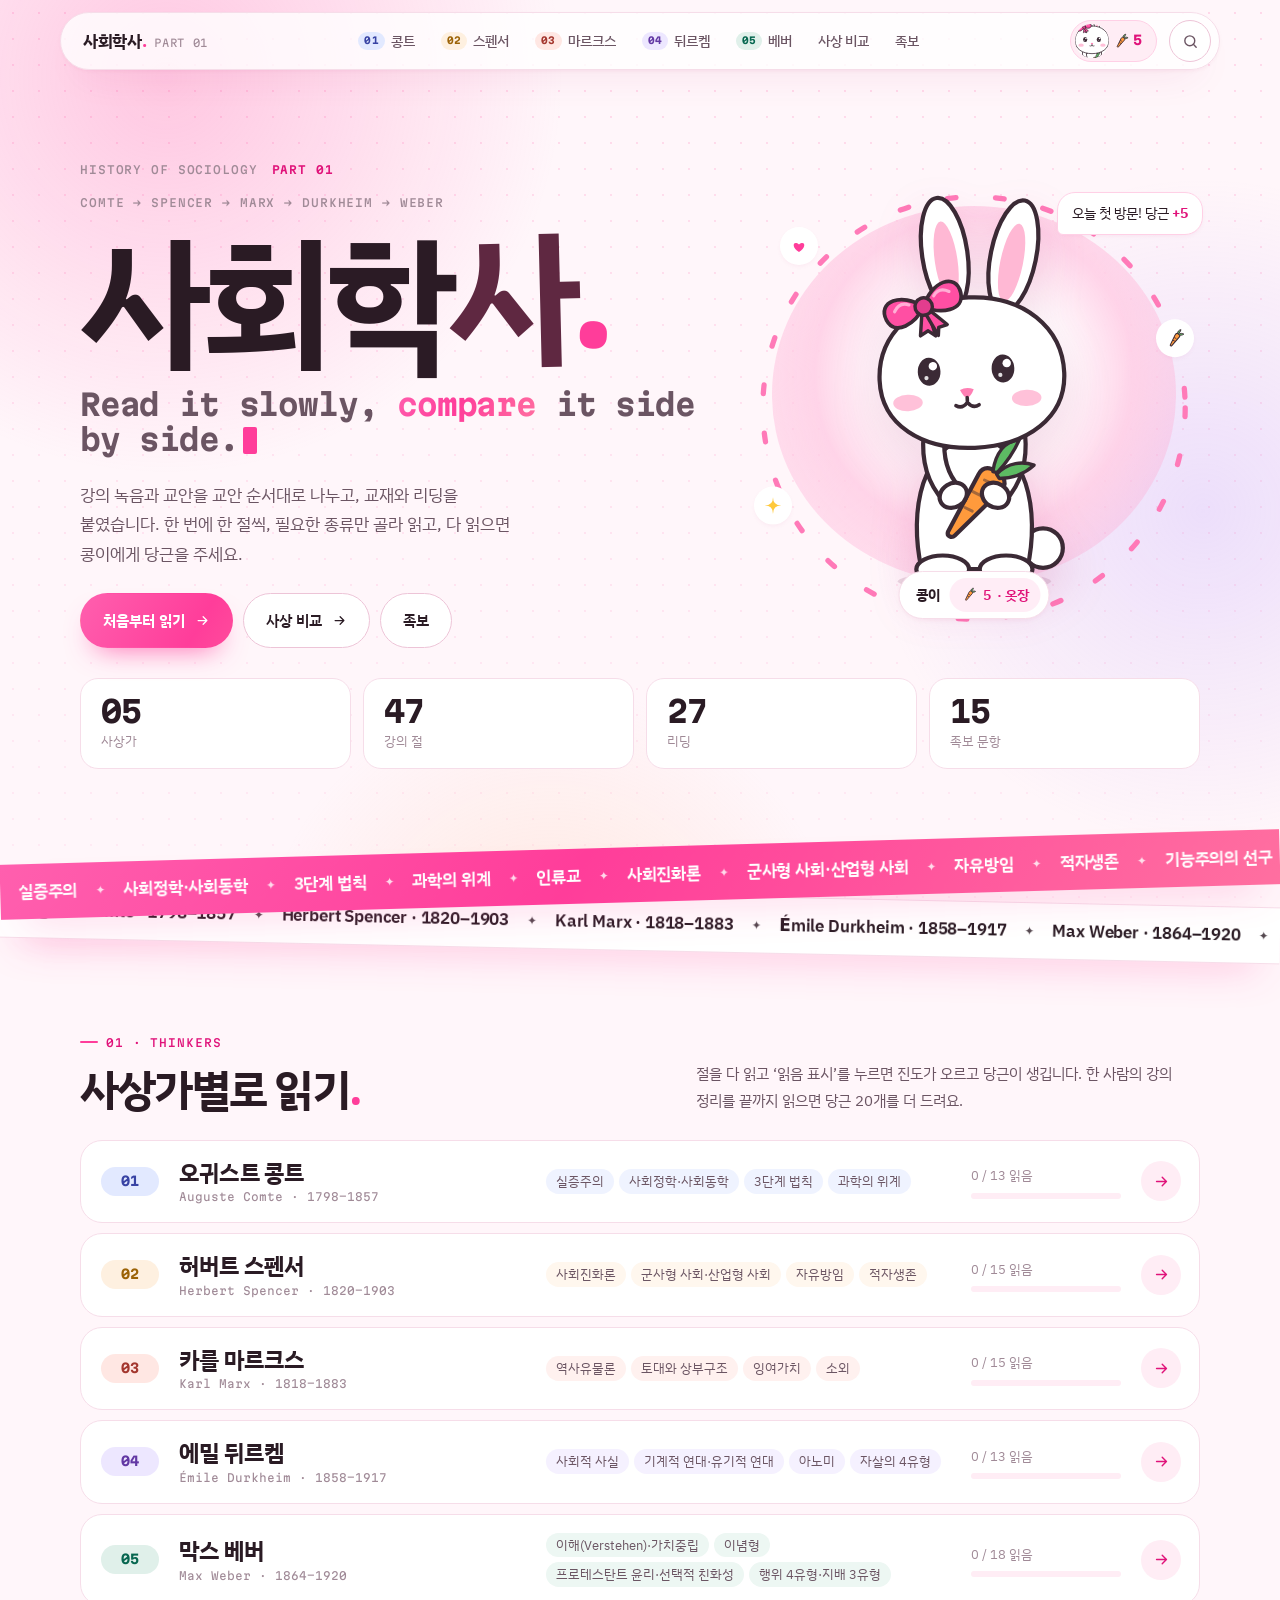
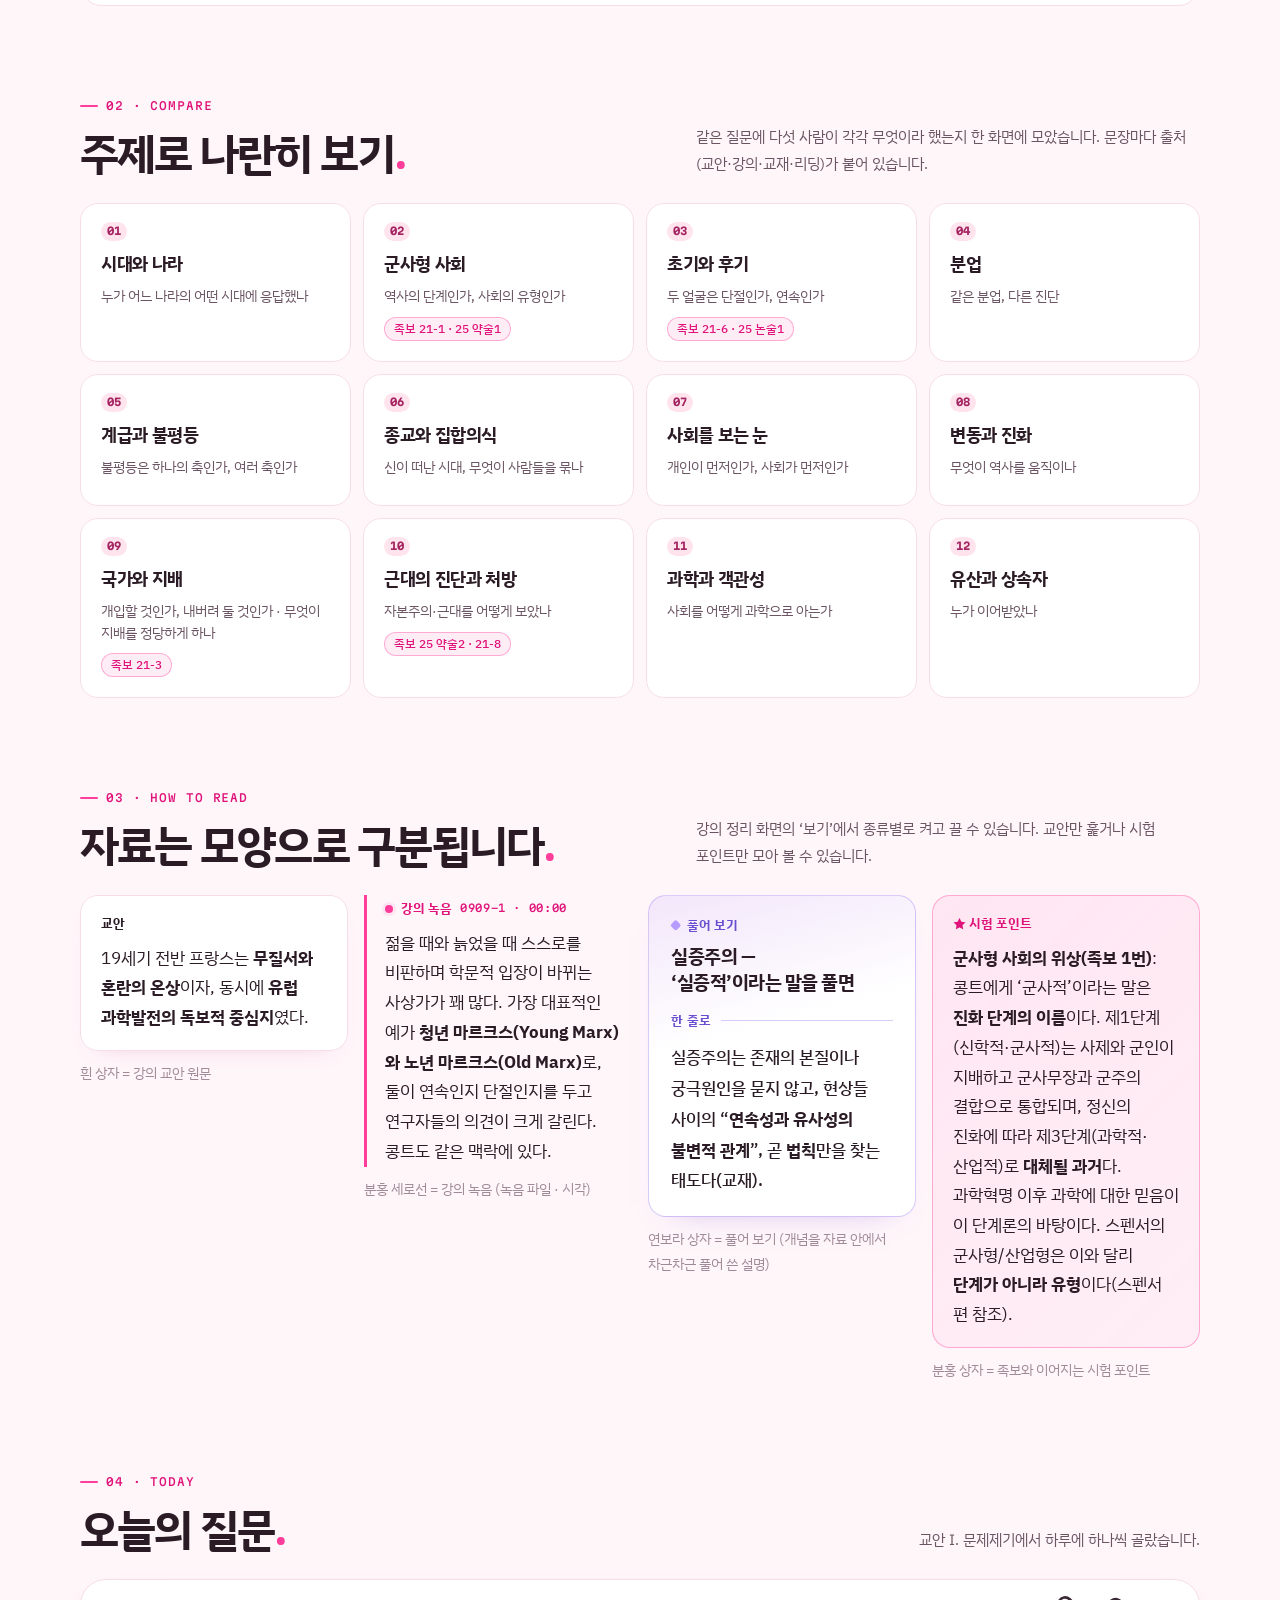
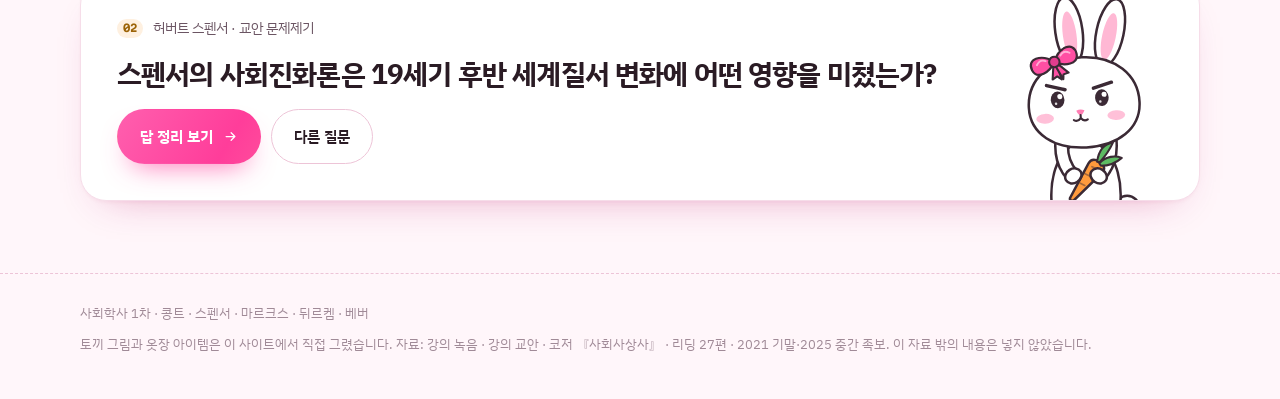
<file: index.html>
<!doctype html>
<html lang="ko">
<head>
<meta charset="utf-8">
<meta name="viewport" content="width=device-width, initial-scale=1, viewport-fit=cover">
<title>사회학사 1차</title>
<meta name="description" content="콩트·스펜서·마르크스·뒤르켐·베버 사회학사 시험 대비. 강의 녹음과 교안을 한 절씩, 사상은 주제별로 나란히. 흰토끼 콩이와 함께.">
<meta property="og:type" content="website">
<meta property="og:title" content="사회학사 1차">
<meta property="og:description" content="콩트·스펜서·마르크스·뒤르켐·베버 사회학사 시험 대비. 강의 녹음과 교안을 한 절씩, 사상은 주제별로 나란히.">
<meta property="og:url" content="https://dhsrua555.github.io/sociology-history/">
<meta property="og:site_name" content="사회학사 1차">
<meta property="og:locale" content="ko_KR">
<meta property="og:image" content="https://dhsrua555.github.io/sociology-history/assets/banner.png">
<meta property="og:image:width" content="1280">
<meta property="og:image:height" content="640">
<meta property="og:image:alt" content="사회학사 1차 배너 — 흰토끼 콩이">
<meta name="twitter:card" content="summary_large_image">
<meta name="twitter:title" content="사회학사 1차">
<meta name="twitter:description" content="콩트·스펜서·마르크스·뒤르켐·베버 사회학사 시험 대비. 강의 녹음과 교안을 한 절씩, 사상은 주제별로 나란히.">
<meta name="twitter:image" content="https://dhsrua555.github.io/sociology-history/assets/banner.png">
<link rel="preconnect" href="https://fonts.googleapis.com">
<link rel="preconnect" href="https://fonts.gstatic.com" crossorigin>
<link rel="stylesheet" href="https://fonts.googleapis.com/css2?family=IBM+Plex+Sans+KR:wght@400;500;600;700&family=Martian+Mono:wght@400;500;700&display=swap">
<link rel="stylesheet" href="assets/style.css">
</head>
<body>
<div class="amb" aria-hidden="true"><i></i><i></i><i></i></div>
<div class="top">
  <div class="wrap">
    <a class="brand" href="#home" aria-label="사회학사 1차 처음으로"><b>사회학사<i>.</i></b><small>PART 01</small></a>
    <nav class="nav" id="nav" aria-label="주 메뉴"></nav>
    <a class="wallet" id="wallet" href="#closet" aria-label="당근 · 토끼 옷장"></a>
    <button class="iconbtn" id="searchbtn" type="button" aria-label="검색 ( / )" title="검색 ( / )"><svg viewBox="0 0 24 24" fill="none" stroke="currentColor" stroke-width="2" stroke-linecap="round"><circle cx="11" cy="11" r="7"/><path d="M20 20l-4-4"/></svg></button>
  </div>
</div>
<main class="wrap" id="app"></main>
<div class="search" id="search" hidden role="dialog" aria-modal="true" aria-label="검색">
  <div class="sbox">
    <input id="sq" type="search" placeholder="개념·인물·용어로 찾기 (예: 아노미, 군사형, 잉여가치, 철창)" autocomplete="off" aria-label="검색어">
    <ul class="sres" id="sres"></ul>
  </div>
</div>
<div class="buddy" id="buddy" hidden></div>
<div class="curtain" id="curtain" hidden aria-hidden="true"><div class="ct"></div></div>
<footer>
  <div class="wrap">
    <span>사회학사 1차 · 콩트 · 스펜서 · 마르크스 · 뒤르켐 · 베버</span>
    <span>토끼 그림과 옷장 아이템은 이 사이트에서 직접 그렸습니다. 자료: 강의 녹음 · 강의 교안 · 코저 『사회사상사』 · 리딩 27편 · 2021 기말·2025 중간 족보. 이 자료 밖의 내용은 넣지 않았습니다.</span>
  </div>
</footer>
<script src="assets/rabbit.js"></script>
<script src="data/comte.js"></script>
<script src="data/spencer.js"></script>
<script src="data/marx.js"></script>
<script src="data/durkheim.js"></script>
<script src="data/weber.js"></script>
<script src="data/readings.js"></script>
<script src="data/compare.js"></script>
<script src="data/exam.js"></script>
<script src="assets/app.js"></script>
</body>
</html>
</file>
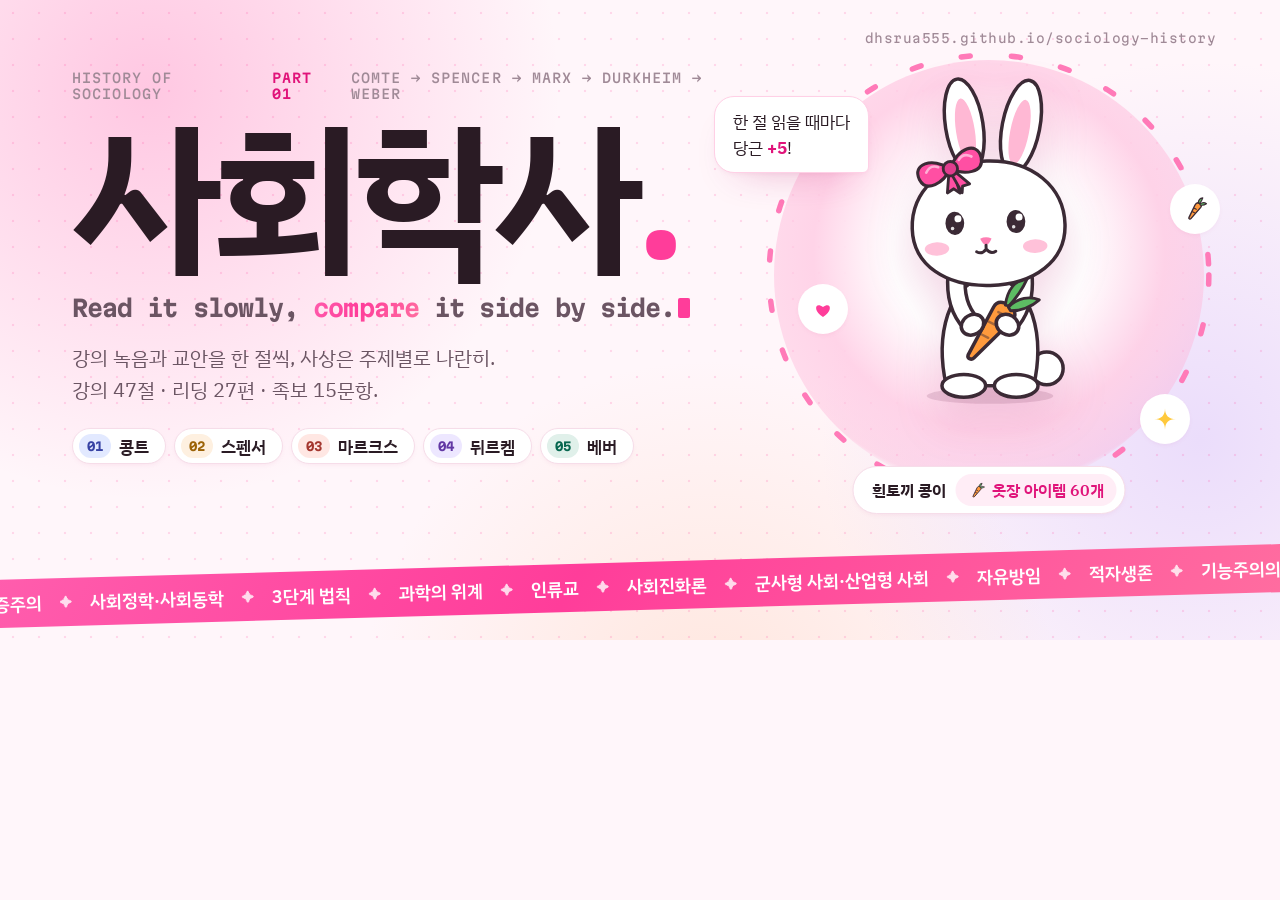
<file: tools/banner.html>
<!doctype html>
<html lang="ko">
<head>
<meta charset="utf-8">
<title>사회학사 배너</title>
<!-- README 배너와 링크 미리보기 이미지의 원본. 헤드리스 Chrome 으로 1280×640 스크린샷을 찍어 assets/banner.png 를 만든다.
     사상가 이름·번호·색·키워드는 data/*.js 에서, 토끼는 assets/rabbit.js 에서 가져온다. -->
<link rel="stylesheet" href="https://fonts.googleapis.com/css2?family=IBM+Plex+Sans+KR:wght@400;500;600;700&family=Martian+Mono:wght@400;500;700&display=swap">
<style>
  :root {
    --bg: #FFF6FA; --line: #F6DDE9; --ink: #2A1B24; --ink-2: #6B5563; --ink-3: #A08A97;
    --pink: #FF3D9A; --pink-2: #FF7AB8; --pink-3: #FFD0E6; --pink-deep: #E0137A;
    --grad: linear-gradient(120deg, #FF5FAE 0%, #FF3D9A 45%, #FF6FA0 100%);
    --shadow: 0 18px 40px -26px rgba(190, 30, 110, .45), 0 2px 6px -3px rgba(190, 30, 110, .12);
    --f-sans: 'IBM Plex Sans KR', 'Noto Sans KR', 'Malgun Gothic', sans-serif;
    --f-mono: 'Martian Mono', 'IBM Plex Sans KR', monospace;
  }
  html, body { margin: 0; background: var(--bg); }
  .b { position: relative; width: 1280px; height: 640px; overflow: hidden; background: var(--bg); color: var(--ink); font-family: var(--f-sans); isolation: isolate; word-break: keep-all; }
  .b::before { content: ''; position: absolute; inset: 0; z-index: -1; background-image: radial-gradient(rgba(255, 61, 154, .17) 1.2px, transparent 1.6px); background-size: 26px 26px; }
  .glow { position: absolute; z-index: -2; border-radius: 50%; }
  .g1 { left: -260px; top: -320px; width: 820px; height: 820px; background: radial-gradient(closest-side, rgba(255, 110, 180, .34), transparent); }
  .g2 { right: -300px; top: 60px; width: 760px; height: 760px; background: radial-gradient(closest-side, rgba(183, 156, 255, .28), transparent); }
  .g3 { left: 360px; bottom: -420px; width: 700px; height: 700px; background: radial-gradient(closest-side, rgba(255, 196, 160, .32), transparent); }

  .left { position: absolute; left: 72px; top: 70px; width: 660px; }
  .eyebrow { display: flex; gap: 14px; font-family: var(--f-mono); font-size: 13px; font-weight: 500; letter-spacing: .08em; text-transform: uppercase; color: var(--ink-3); }
  .eyebrow b { color: var(--pink-deep); font-weight: 600; }
  h1 { margin: 14px 0 0; font-size: 168px; font-weight: 700; letter-spacing: -.055em; line-height: .95; }
  h1 i { font-style: normal; color: var(--pink); }
  .en { margin: 18px 0 0; font-family: var(--f-mono); font-weight: 700; font-size: 23px; letter-spacing: -.04em; line-height: 1.25; color: var(--ink-2); white-space: nowrap; }
  .en b { background: var(--grad); -webkit-background-clip: text; background-clip: text; color: transparent; }
  .en .cur { display: inline-block; width: .5em; height: .9em; margin-left: .14em; vertical-align: -.08em; background: var(--pink); border-radius: 2px; }
  .lede { margin: 20px 0 0; font-size: 20px; line-height: 1.6; color: var(--ink-2); max-width: 40ch; }
  .who { display: flex; flex-wrap: wrap; gap: 8px; margin-top: 22px; }
  .who span { display: inline-flex; align-items: center; gap: 8px; padding: 5px 16px 5px 6px; border-radius: 999px; background: #fff; border: 1px solid var(--line); font-size: 17px; font-weight: 600; box-shadow: var(--shadow); }
  .mk { display: inline-flex; align-items: center; justify-content: center; font-family: var(--f-mono); font-weight: 700; font-size: 12px; line-height: 1; padding: 6px 8px; border-radius: 999px; color: color-mix(in oklab, var(--c) 72%, #000); background: color-mix(in oklab, var(--c) 16%, #fff); }

  .stage { position: absolute; right: 56px; top: 34px; width: 470px; height: 500px; }
  .halo { position: absolute; left: 20px; top: 26px; width: 430px; height: 430px; border-radius: 50%; background: radial-gradient(circle at 50% 45%, #fff 0 30%, rgba(255, 208, 230, .9) 55%, rgba(255, 170, 210, .35) 72%, transparent 74%); }
  .ring { position: absolute; left: 6px; top: 12px; width: 458px; height: 458px; }
  .ring circle { fill: none; stroke: var(--pink-2); stroke-width: 1.2; stroke-dasharray: 2 9; stroke-linecap: round; }
  .rb { position: absolute; left: 105px; top: 44px; width: 262px; --lx: -.55; --ly: .05; filter: drop-shadow(0 20px 22px rgba(190, 30, 110, .18)); }
  .rb svg { display: block; width: 100%; height: auto; overflow: visible; }
  .rb .rb-face { transform: translate(calc(var(--lx) * 2.6px), calc(var(--ly) * 2px)); }
  .rb .rb-hat { transform: translate(calc(var(--lx) * 1.4px), calc(var(--ly) * 1px)); }
  .rb .rb-head { transform-origin: 60px 90px; transform: rotate(calc(var(--lx) * 3deg)); }
  .rb .rb-ears { transform-origin: 60px 44px; transform: translateX(calc(var(--lx) * -1.4px)) rotate(calc(var(--lx) * -2deg)); }
  .orb { position: absolute; width: 50px; height: 50px; display: grid; place-items: center; border-radius: 50%; background: #fff; box-shadow: var(--shadow); }
  .orb svg { width: 26px; height: 26px; }
  .bubble { position: absolute; left: -40px; top: 62px; background: #fff; border: 1px solid var(--pink-3); border-radius: 20px 20px 6px 20px; padding: 12px 18px; font-size: 17px; line-height: 1.5; box-shadow: var(--shadow); }
  .bubble b { color: var(--pink-deep); }
  .tag { position: absolute; left: 50%; bottom: 20px; transform: translateX(-50%); display: flex; align-items: center; gap: 10px; background: #fff; border: 1px solid var(--line); border-radius: 999px; padding: 7px 8px 7px 18px; box-shadow: var(--shadow); white-space: nowrap; font-size: 16px; }
  .tag b { font-weight: 700; }
  .tag span { display: inline-flex; align-items: center; gap: 6px; padding: 5px 13px; border-radius: 999px; background: rgba(255, 61, 154, .09); color: var(--pink-deep); font-weight: 600; }
  .tag .cr { width: 17px; height: 17px; }

  .strip { position: absolute; left: -40px; right: -40px; bottom: 30px; transform: rotate(-1.6deg); background: var(--grad); color: #fff; box-shadow: 0 20px 40px -24px rgba(255, 61, 154, .8); overflow: hidden; }
  .strip div { display: flex; white-space: nowrap; }
  .strip span { display: inline-flex; align-items: center; gap: 18px; padding: 12px 0 12px 18px; font-size: 18px; font-weight: 600; }
  .strip span::after { content: '✦'; font-size: 12px; opacity: .8; }
  .url { position: absolute; right: 64px; top: 30px; font-family: var(--f-mono); font-size: 12.5px; letter-spacing: .04em; color: var(--ink-3); }
</style>
</head>
<body>
<div class="b" id="b">
  <span class="glow g1"></span><span class="glow g2"></span><span class="glow g3"></span>
  <div class="left">
    <div class="eyebrow"><span>History of Sociology</span><b>Part 01</b><span id="route"></span></div>
    <h1>사회학사<i>.</i></h1>
    <p class="en">Read it slowly, <b>compare</b> it side by side.<span class="cur"></span></p>
    <p class="lede" id="lede"></p>
    <div class="who" id="who"></div>
  </div>
  <div class="stage">
    <div class="halo"></div>
    <svg class="ring" viewBox="0 0 100 100"><circle cx="50" cy="50" r="48"/></svg>
    <span class="orb" id="o1" style="left:44px;top:250px"></span>
    <span class="orb" id="o2" style="right:4px;top:150px"></span>
    <span class="orb" id="o3" style="right:34px;top:360px"></span>
    <span class="rb" id="rb"></span>
    <div class="bubble" id="bubble"></div>
    <div class="tag" id="tag"></div>
  </div>
  <div class="strip"><div id="strip"></div></div>
  <span class="url">dhsrua555.github.io/sociology-history</span>
</div>
<script src="../assets/rabbit.js"></script>
<script src="../data/comte.js"></script>
<script src="../data/spencer.js"></script>
<script src="../data/marx.js"></script>
<script src="../data/durkheim.js"></script>
<script src="../data/weber.js"></script>
<script src="../data/readings.js"></script>
<script src="../data/exam.js"></script>
<script>
(function () {
  var R = window.RABBIT, E = window.ECRIN || {}, T = E.thinkers || {};
  var ORDER = Object.keys(T).sort(function (a, b) { return (T[a].week || 0) - (T[b].week || 0) || (T[a].born || 0) - (T[b].born || 0); });
  function esc(s) { return String(s).replace(/&/g, '&amp;').replace(/</g, '&lt;'); }
  var nSec = 0, keys = [];
  ORDER.forEach(function (id) { nSec += (T[id].lecture || []).length; (T[id].keys || []).forEach(function (k) { keys.push(k); }); });
  var nQ = (E.exams || (E.exam ? [E.exam] : [])).reduce(function (a, ex) { return a + ex.parts.reduce(function (b, p) { return b + p.qs.length; }, 0); }, 0);
  document.getElementById('route').textContent = ORDER.map(function (id) { return T[id].en.split(' ').pop(); }).join(' → ');
  document.getElementById('lede').innerHTML = '강의 녹음과 교안을 한 절씩, 사상은 주제별로 나란히.<br>강의 ' + nSec + '절 · 리딩 ' + (E.readings || []).length + '편 · 족보 ' + nQ + '문항.';
  document.getElementById('who').innerHTML = ORDER.map(function (id, i) { return '<span><i class="mk" style="--c:' + T[id].color + ';font-style:normal">0' + (i + 1) + '</i>' + esc(T[id].short || T[id].name) + '</span>'; }).join('');
  document.getElementById('rb').innerHTML = R.render(R.DEFAULT);
  document.getElementById('o1').innerHTML = '<svg viewBox="0 0 24 24"><path d="' + R.heart(12, 12.5, 8) + '" fill="#FF3D9A"/></svg>';
  document.getElementById('o2').innerHTML = R.CARROT;
  document.getElementById('o3').innerHTML = '<svg viewBox="0 0 24 24"><path d="' + R.spark(12, 12, 10) + '" fill="#FFC93C"/></svg>';
  document.getElementById('bubble').innerHTML = '한 절 읽을 때마다<br>당근 <b>+5</b>!';
  var n = R.ITEMS.filter(function (it) { return it.price || it.ach; }).length;
  document.getElementById('tag').innerHTML = '<b>흰토끼 콩이</b><span>' + R.CARROT + '옷장 아이템 ' + n + '개</span>';
  var s = keys.map(function (k) { return '<span>' + esc(k) + '</span>'; }).join('');
  document.getElementById('strip').innerHTML = s + s;
})();
</script>
</body>
</html>
</file>
<file: assets/style.css>
/* 사회학사 1차 — 밝은 분홍 위의 흰토끼 콩이 */
:root {
  color-scheme: light;
  --bg: #FFF6FA;
  --bg-2: #FFFFFF;
  --bg-3: #FFEDF5;
  --line: #F6DDE9;
  --line-2: #EDC4D7;
  --ink: #2A1B24;
  --ink-2: #6B5563;
  --ink-3: #A08A97;
  --pink: #FF3D9A;
  --pink-2: #FF7AB8;
  --pink-3: #FFD0E6;
  --pink-deep: #E0137A;
  --pink-dim: rgba(255, 61, 154, .09);
  --pink-line: rgba(255, 61, 154, .38);
  --lilac: #B79CFF;
  --peach: #FFC2A6;
  --sun: #FFD86B;
  --grad: linear-gradient(120deg, #FF5FAE 0%, #FF3D9A 45%, #FF6FA0 100%);
  --shadow: 0 18px 40px -26px rgba(190, 30, 110, .45), 0 2px 6px -3px rgba(190, 30, 110, .12);
  --shadow-lg: 0 34px 70px -34px rgba(190, 30, 110, .5), 0 6px 14px -8px rgba(190, 30, 110, .18);
  --f-sans: 'IBM Plex Sans KR', 'Noto Sans KR', 'Apple SD Gothic Neo', 'Malgun Gothic', system-ui, sans-serif;
  --f-mono: 'Martian Mono', 'IBM Plex Sans KR', 'Noto Sans KR', ui-monospace, monospace;
  --r: 18px;
  --top-h: 76px;
  --spring: cubic-bezier(.34, 1.56, .64, 1);
  --out: cubic-bezier(.2, .8, .2, 1);
}

* { box-sizing: border-box; }
html { -webkit-text-size-adjust: 100%; }
body {
  margin: 0; background: var(--bg); color: var(--ink);
  font-family: var(--f-sans); font-size: 16.5px; line-height: 1.8; font-weight: 400;
  word-break: keep-all; overflow-wrap: anywhere; overflow-x: hidden;
  -webkit-font-smoothing: antialiased;
}
body::before { content: ''; position: fixed; inset: 0; z-index: -1; pointer-events: none; background-image: radial-gradient(rgba(255, 61, 154, .16) 1px, transparent 1.4px); background-size: 26px 26px; -webkit-mask-image: linear-gradient(#000, rgba(0, 0, 0, .35)); mask-image: linear-gradient(#000, rgba(0, 0, 0, .35)); }
a { color: inherit; }
button { font: inherit; color: inherit; }
h1, h2, h3, h4 { margin: 0; text-wrap: balance; font-weight: 600; }
p { margin: 0; }
::selection { background: var(--pink); color: #fff; }
:focus-visible { outline: 2px solid var(--pink); outline-offset: 3px; border-radius: 8px; }
.wrap { max-width: 1200px; margin: 0 auto; padding-inline: clamp(16px, 4vw, 40px); }
.muted { color: var(--ink-2); }
.lbl, .eyebrow { font-family: var(--f-mono); font-size: 11px; font-weight: 500; letter-spacing: .08em; text-transform: uppercase; color: var(--ink-3); }
[hidden] { display: none !important; }

/* 떠다니는 빛 — 마우스를 따라 천천히 */
.amb { position: fixed; inset: 0; z-index: -2; pointer-events: none; overflow: hidden; }
.amb i { position: absolute; border-radius: 50%; transform: translate(calc(var(--px, 0) * var(--k) * 1px), calc(var(--py, 0) * var(--k) * 1px)); transition: transform 1.2s var(--out); }
.amb i::before { content: ''; position: absolute; inset: 0; border-radius: 50%; background: radial-gradient(closest-side, var(--c), transparent); animation: drift 18s ease-in-out infinite alternate; }
.amb i:nth-child(1) { --c: rgba(255, 110, 180, .34); --k: 60; width: 62vmax; height: 62vmax; left: -18vmax; top: -24vmax; }
.amb i:nth-child(2) { --c: rgba(183, 156, 255, .26); --k: -80; width: 52vmax; height: 52vmax; right: -20vmax; top: 18vh; }
.amb i:nth-child(2)::before { animation-duration: 22s; animation-delay: -6s; }
.amb i:nth-child(3) { --c: rgba(255, 196, 160, .30); --k: 44; width: 46vmax; height: 46vmax; left: 20vw; bottom: -30vmax; }
.amb i:nth-child(3)::before { animation-duration: 26s; animation-delay: -12s; }
@keyframes drift { 0% { transform: translate(0, 0) scale(1); } 50% { transform: translate(6vmax, 4vmax) scale(1.08); } 100% { transform: translate(-4vmax, 6vmax) scale(.94); } }

/* ── 상단 바 ───────────────────────── */
.top { position: sticky; top: env(safe-area-inset-top, 0px); z-index: 30; padding-top: 12px; padding-inline: clamp(12px, 3vw, 24px); view-transition-name: topbar; }
.top .wrap { display: flex; align-items: center; gap: 12px; min-height: 58px; background: rgba(255, 255, 255, .8); backdrop-filter: blur(16px) saturate(1.4); -webkit-backdrop-filter: blur(16px) saturate(1.4); border: 1px solid var(--line); border-radius: 999px; padding: 6px 8px 6px 22px; max-width: 1160px; box-shadow: var(--shadow); }
.brand { display: flex; align-items: baseline; gap: 8px; text-decoration: none; flex: none; }
.brand b { font-weight: 700; font-size: 16.5px; letter-spacing: -.02em; }
.brand b i { font-style: normal; color: var(--pink); display: inline-block; transition: transform .4s var(--spring); }
.brand:hover b i { transform: translateY(-4px) scale(1.5); }
.brand small { font-family: var(--f-mono); font-size: 10.5px; color: var(--ink-3); letter-spacing: .06em; }
.nav { display: flex; gap: 2px; overflow-x: auto; scrollbar-width: none; flex: 1; justify-content: center; }
.nav::-webkit-scrollbar { display: none; }
.nav a { flex: none; position: relative; display: inline-flex; align-items: center; gap: 6px; padding: 7px 12px; border-radius: 999px; text-decoration: none; font-size: 14px; font-weight: 500; color: var(--ink-2); transition: color .2s, background .2s, transform .3s var(--spring); }
.nav a .mk { font-size: 9.5px; }
.nav a:hover { color: var(--ink); background: var(--bg-3); transform: translateY(-1px); }
.nav a[aria-current="page"] { color: var(--pink-deep); background: var(--pink-dim); font-weight: 600; }
.iconbtn { flex: none; width: 42px; height: 42px; border-radius: 50%; border: 1px solid var(--line-2); background: #fff; display: grid; place-items: center; cursor: pointer; color: var(--ink-2); transition: color .2s, border-color .2s, transform .3s var(--spring); }
.iconbtn:hover { color: var(--pink-deep); border-color: var(--pink-line); }
.iconbtn svg { width: 17px; height: 17px; }
.wallet { flex: none; display: inline-flex; align-items: center; gap: 4px; height: 42px; padding: 0 14px 0 4px; border-radius: 999px; background: var(--bg-3); border: 1px solid var(--pink-3); text-decoration: none; font-family: var(--f-mono); font-weight: 700; font-size: 13px; color: var(--pink-deep); transition: transform .3s var(--spring), background .2s; }
.wallet:hover { background: var(--pink-3); }
.wallet .face { width: 34px; height: 34px; border-radius: 50%; background: #fff; overflow: hidden; display: grid; place-items: center; }
.wallet .face svg { width: 100%; height: 100%; }
.wallet .cr { width: 16px; height: 16px; }
.wallet.bump { animation: bump .6s var(--spring); }
.wallet[aria-current="page"] { background: var(--pink); border-color: var(--pink); color: #fff; }
@keyframes bump { 30% { transform: scale(1.18) rotate(-4deg); } 60% { transform: scale(.96) rotate(2deg); } }
@media (max-width: 860px) {
  :root { --top-h: 118px; }
  .top .wrap { flex-wrap: wrap; border-radius: 24px; padding: 8px 8px 6px 16px; gap: 2px 8px; }
  .nav { order: 3; flex-basis: 100%; justify-content: flex-start; margin: 0 -6px 0 -10px; }
  .top .wallet { margin-left: auto; }
}

/* 당근 아이콘 기본 크기 */
.cr { width: 1.1em; height: 1.1em; flex: none; vertical-align: -.18em; }

/* 사상가 번호표 */
.mk { display: inline-flex; align-items: center; justify-content: center; font-family: var(--f-mono); font-weight: 700; font-size: 10.5px; letter-spacing: .02em; line-height: 1; padding: 4px 6px; border-radius: 999px; color: color-mix(in oklab, var(--c, var(--pink)) 72%, #000); background: color-mix(in oklab, var(--c, var(--pink)) 16%, #fff); font-variant-numeric: tabular-nums; }

/* 버튼·칩 */
.btn { position: relative; display: inline-flex; align-items: center; gap: 10px; padding: 13px 22px; border-radius: 999px; border: 1px solid var(--line-2); background: #fff; color: var(--ink); font-weight: 600; font-size: 15px; text-decoration: none; cursor: pointer; transition: border-color .2s, background .2s, color .2s, box-shadow .3s, transform .35s var(--spring); }
.btn:hover { border-color: var(--pink-line); color: var(--pink-deep); box-shadow: var(--shadow); }
.btn.pri { background: var(--grad); background-size: 180% 100%; border-color: transparent; color: #fff; font-weight: 700; box-shadow: 0 14px 28px -14px rgba(255, 61, 154, .8); }
.btn.pri:hover { background-position: 100% 0; color: #fff; box-shadow: 0 18px 34px -12px rgba(255, 61, 154, .9); }
.btn svg { width: 15px; height: 15px; transition: transform .3s var(--spring); }
.btn:hover svg { transform: translateX(4px); }
.btn:active { transform: scale(.96); }
.chip { display: inline-flex; align-items: center; gap: 5px; padding: 0 9px; border-radius: 999px; font-family: var(--f-sans); font-size: 11.5px; font-weight: 500; line-height: 22px; white-space: nowrap; color: var(--ink-2); background: #fff; border: 1px solid var(--line-2); text-decoration: none; }
.chip.src { color: var(--ink-3); background: transparent; }
.chip.pink { color: var(--pink-deep); border-color: var(--pink-line); background: var(--pink-dim); }
a.chip:hover { color: var(--pink-deep); border-color: var(--pink-line); }
.seg { display: flex; flex-wrap: wrap; gap: 6px; }
.seg button, .seg a { border: 1px solid var(--line-2); background: #fff; border-radius: 999px; padding: 7px 15px; font-size: 14px; font-weight: 500; color: var(--ink-2); cursor: pointer; text-decoration: none; display: inline-flex; align-items: center; gap: 7px; transition: color .2s, border-color .2s, background .2s, transform .3s var(--spring); }
.seg button:hover, .seg a:hover { color: var(--pink-deep); border-color: var(--pink-line); transform: translateY(-2px); }
.seg [aria-pressed="true"], .seg [aria-current="true"] { background: var(--ink); border-color: var(--ink); color: #fff; }
.seg .n { font-family: var(--f-mono); font-size: 10.5px; opacity: .7; }

/* 마우스 효과: 스포트라이트 · 기울기 · 자석 */
.fx { position: relative; isolation: isolate; }
.fx::after { content: ''; position: absolute; inset: 0; border-radius: inherit; pointer-events: none; z-index: -1; background: radial-gradient(280px circle at var(--mx, 50%) var(--my, 50%), rgba(255, 61, 154, .13), transparent 65%); opacity: 0; transition: opacity .35s; }
.fx:hover::after { opacity: 1; }
.tilt { transform: perspective(900px) rotateX(var(--rx, 0deg)) rotateY(var(--ry, 0deg)) translateY(var(--ty, 0px)); transition: transform .5s var(--out), box-shadow .35s, border-color .25s; will-change: transform; }
.tilt.on { transition: transform .12s linear, box-shadow .35s, border-color .25s; }
.mag { transform: translate(var(--gx, 0px), var(--gy, 0px)); }

/* ── 토끼 공통 ─────────────────────── */
.rb { position: relative; display: block; cursor: pointer; -webkit-tap-highlight-color: transparent; }
.rb svg { display: block; width: 100%; height: auto; overflow: visible; }
.rb .rb-face { transform: translate(calc(var(--lx, 0) * 2.6px), calc(var(--ly, 0) * 2px)); transition: transform .35s var(--out); }
.rb .rb-hat { transform: translate(calc(var(--lx, 0) * 1.4px), calc(var(--ly, 0) * 1px)); transition: transform .35s var(--out); }
.rb .rb-head { transform-origin: 60px 90px; transform: rotate(calc(var(--lx, 0) * 3deg)); transition: transform .45s var(--out); }
.rb .rb-ears { transform-origin: 60px 44px; transform: translateX(calc(var(--lx, 0) * -1.4px)) rotate(calc(var(--lx, 0) * -2deg)); transition: transform .45s var(--out); }
.rb .ear-l { transform-origin: 48px 42px; }
.rb .ear-r { transform-origin: 72px 42px; }
.rb:hover .ear-l { animation: twitch-l .7s var(--spring); }
.rb:hover .ear-r { animation: twitch-r .7s .08s var(--spring); }
.rb .rb-eye { transform-box: fill-box; transform-origin: center; animation: blink 5.2s infinite; }
.rb .rb-eye:nth-of-type(2) { animation-delay: .04s; }
.rb .rb-all { transform-origin: 60px 146px; }
.rb.hop .rb-all { animation: hop .7s var(--out); }
.rb.hop .rb-shadow { animation: hopshadow .7s var(--out); transform-origin: 60px 146px; }
.rb.spin .rb-all { animation: spin .9s var(--out); }
@keyframes blink { 0%, 93%, 100% { transform: scaleY(1); } 95.5% { transform: scaleY(.08); } }
@keyframes twitch-l { 40% { transform: rotate(-12deg); } 70% { transform: rotate(5deg); } }
@keyframes twitch-r { 40% { transform: rotate(12deg); } 70% { transform: rotate(-5deg); } }
@keyframes hop { 0% { transform: scale(1, 1); } 15% { transform: scale(1.12, .86); } 45% { transform: translateY(-26px) scale(.94, 1.08); } 70% { transform: translateY(0) scale(1.1, .9); } 85% { transform: scale(.97, 1.03); } }
@keyframes hopshadow { 45% { transform: scale(.6); opacity: .5; } }
@keyframes spin { 0% { transform: rotateY(0); } 100% { transform: rotateY(360deg); } }
.say { position: fixed; z-index: 70; pointer-events: none; transform: translate(-50%, -100%); background: #fff; color: var(--ink); border: 1px solid var(--pink-3); box-shadow: var(--shadow); border-radius: 16px; padding: 7px 13px; font-size: 13.5px; font-weight: 600; white-space: nowrap; animation: say 2s var(--out) forwards; }
.say::after { content: ''; position: absolute; left: 50%; bottom: -6px; width: 10px; height: 10px; margin-left: -5px; background: #fff; border-right: 1px solid var(--pink-3); border-bottom: 1px solid var(--pink-3); transform: rotate(45deg); }
@keyframes say { 0% { opacity: 0; transform: translate(-50%, -80%) scale(.7); } 12% { opacity: 1; transform: translate(-50%, -100%) scale(1.04); } 20% { transform: translate(-50%, -100%) scale(1); } 85% { opacity: 1; } 100% { opacity: 0; transform: translate(-50%, -125%); } }

/* ── 홈 ───────────────────────────── */
.hero { display: grid; grid-template-columns: minmax(0, 1.25fr) minmax(0, .9fr); gap: 20px 40px; align-items: center; padding: clamp(44px, 7vw, 96px) 0 clamp(24px, 4vw, 44px); }
.hero .eyebrow { display: flex; gap: 14px; flex-wrap: wrap; }
.hero .eyebrow b { color: var(--pink-deep); font-weight: 600; }
.hero h1 { font-size: clamp(64px, 11.5vw, 156px); font-weight: 700; letter-spacing: -.055em; line-height: .95; margin-top: 18px; display: flex; flex-wrap: wrap; }
.hl { display: inline-block; --p: 0; transform: translateY(calc(var(--p) * -16px)) rotate(calc(var(--p) * var(--tw, 4deg))) scale(calc(1 + var(--p) * .07)); color: color-mix(in oklab, var(--ink), var(--pink) calc(var(--p) * 100%)); transition: transform .25s var(--out), color .25s; animation: drop .9s var(--spring) backwards; animation-delay: calc(var(--i) * 70ms + .05s); }
.hl.dot { color: var(--pink); }
@keyframes drop { 0% { opacity: 0; transform: translateY(-70px) rotate(-14deg) scale(.6); } 60% { opacity: 1; } }
.hero .en { font-family: var(--f-mono); font-weight: 700; font-size: clamp(16px, 2.3vw, 30px); letter-spacing: -.04em; line-height: 1.2; color: var(--ink-2); margin-top: 16px; animation: rise .8s .35s var(--out) backwards; }
.hero .en b { font-weight: 700; background: var(--grad); -webkit-background-clip: text; background-clip: text; color: transparent; }
.hero .en .cur { display: inline-block; width: .5em; height: .9em; margin-left: .14em; vertical-align: -.08em; background: var(--pink); border-radius: 2px; animation: blinkc 1.1s steps(1) infinite; }
@keyframes blinkc { 50% { opacity: 0; } }
.hero .lede { max-width: 46ch; color: var(--ink-2); font-size: 16.5px; margin-top: 22px; animation: rise .8s .45s var(--out) backwards; }
.hero .cta { display: flex; flex-wrap: wrap; gap: 10px; margin-top: 24px; animation: rise .8s .55s var(--out) backwards; }
.stage { position: relative; aspect-ratio: 1 / 1.02; width: min(100%, 440px); justify-self: center; display: grid; place-items: center; animation: pop .9s .2s var(--spring) backwards; }
.stage .halo { position: absolute; inset: 6% 4% 10%; border-radius: 50%; background: radial-gradient(circle at 50% 45%, #fff 0 30%, rgba(255, 208, 230, .9) 55%, rgba(255, 170, 210, .35) 72%, transparent 74%); }
.stage .ring { position: absolute; inset: 2% 0 6%; width: 100%; height: auto; animation: turn 40s linear infinite; }
.stage .ring circle { fill: none; stroke: var(--pink-2); stroke-width: 1.2; stroke-dasharray: 2 9; stroke-linecap: round; }
.stage .rb { width: 72%; margin-top: -4%; z-index: 1; filter: drop-shadow(0 20px 22px rgba(190, 30, 110, .18)); }
.stage .orb { position: absolute; z-index: 2; width: 38px; height: 38px; display: grid; place-items: center; border-radius: 50%; background: #fff; box-shadow: var(--shadow); animation: float 5s ease-in-out infinite; transform: translate(calc(var(--px, 0) * var(--k, 20) * 1px), calc(var(--py, 0) * var(--k, 20) * 1px)); }
.stage .orb svg { width: 20px; height: 20px; }
.stage .orb.o1 { top: 12%; left: 6%; --k: 30; }
.stage .orb.o2 { top: 30%; right: 0; --k: -26; animation-delay: -1.6s; }
.stage .orb.o3 { bottom: 22%; left: 0; --k: 22; animation-delay: -3.2s; }
.stage .tag { position: absolute; z-index: 3; bottom: 2%; left: 50%; transform: translateX(-50%); display: flex; align-items: center; gap: 10px; background: #fff; border: 1px solid var(--line); border-radius: 999px; padding: 6px 8px 6px 16px; box-shadow: var(--shadow); white-space: nowrap; font-size: 13.5px; }
.stage .tag b { font-weight: 700; }
.stage .tag a { display: inline-flex; align-items: center; gap: 6px; padding: 5px 12px; border-radius: 999px; background: var(--pink-dim); color: var(--pink-deep); font-weight: 600; text-decoration: none; }
.stage .tag a:hover { background: var(--pink); color: #fff; }
.stage .tag .cr { width: 15px; height: 15px; }
.stage .bubble { position: absolute; z-index: 3; top: 3%; right: -2%; max-width: 230px; background: #fff; border: 1px solid var(--pink-3); border-radius: 18px 18px 18px 6px; padding: 10px 14px; font-size: 13.5px; line-height: 1.55; box-shadow: var(--shadow); animation: pop .7s .9s var(--spring) backwards; }
.stage .bubble b { color: var(--pink-deep); }
@keyframes turn { to { transform: rotate(360deg); } }
@keyframes float { 0%, 100% { translate: 0 0; } 50% { translate: 0 -10px; } }
.stats { grid-column: 1 / -1; display: grid; grid-template-columns: repeat(4, minmax(0, 1fr)); gap: 12px; margin-top: 10px; }
.stats div { padding: 16px 20px; background: #fff; border: 1px solid var(--line); border-radius: var(--r); display: grid; gap: 2px; animation: rise .7s var(--out) backwards; }
.stats div:nth-child(1) { animation-delay: .5s; } .stats div:nth-child(2) { animation-delay: .58s; } .stats div:nth-child(3) { animation-delay: .66s; } .stats div:nth-child(4) { animation-delay: .74s; }
.stats b { font-family: var(--f-mono); font-size: 30px; font-weight: 700; letter-spacing: -.04em; line-height: 1.1; font-variant-numeric: tabular-nums; }
.stats div:hover b { color: var(--pink); }
.stats span { font-size: 12.5px; color: var(--ink-3); }
@media (max-width: 860px) {
  .hero { grid-template-columns: minmax(0, 1fr); }
  .stage { width: min(100%, 360px); order: -1; margin-bottom: -10px; }
  .stage .bubble { right: 0; }
}
@media (max-width: 560px) { .stats { grid-template-columns: repeat(2, minmax(0, 1fr)); } }

/* 키워드 띠 */
.marquee { position: relative; margin: 34px calc(50% - 50vw) 0; overflow: hidden; background: var(--grad); color: #fff; transform: rotate(-1.6deg); box-shadow: 0 20px 40px -24px rgba(255, 61, 154, .8); }
.marquee + .marquee { background: #fff; color: var(--ink); transform: rotate(1.2deg); margin-top: -8px; z-index: -1; border-block: 1px solid var(--line); }
.mq-track { display: flex; width: max-content; animation: marq 46s linear infinite; }
.marquee + .marquee .mq-track { animation-direction: reverse; animation-duration: 60s; }
.marquee:hover .mq-track { animation-play-state: paused; }
.mq-track span { display: inline-flex; align-items: center; gap: 18px; padding: 12px 0 12px 18px; font-size: 17px; font-weight: 600; letter-spacing: -.01em; white-space: nowrap; }
.mq-track span::after { content: '✦'; font-size: 12px; opacity: .8; }
@keyframes marq { to { transform: translateX(-50%); } }

.band { padding: 72px 0 8px; }
.band-h { display: grid; grid-template-columns: minmax(0, 1fr) minmax(0, 1.1fr); gap: 12px 40px; align-items: end; margin-bottom: 26px; }
.band-h h2 { font-size: clamp(28px, 3.6vw, 44px); font-weight: 700; letter-spacing: -.04em; line-height: 1.12; }
.band-h h2 i { font-style: normal; color: var(--pink); }
.band-h .lbl { display: inline-flex; align-items: center; gap: 8px; margin-bottom: 12px; color: var(--pink-deep); }
.band-h .lbl::before { content: ''; width: 18px; height: 2px; border-radius: 2px; background: var(--pink); }
.band-h p { color: var(--ink-2); font-size: 15px; max-width: 56ch; justify-self: end; }
@media (max-width: 760px) { .band-h { grid-template-columns: 1fr; } .band-h p { justify-self: start; } }

/* 사상가 행 */
.rows { display: grid; gap: 10px; }
.rowx { display: grid; grid-template-columns: 58px minmax(0, 1.2fr) minmax(0, 1.4fr) 150px 40px; gap: 20px; align-items: center; padding: 18px 18px 18px 20px; background: #fff; border: 1px solid var(--line); border-radius: 22px; text-decoration: none; transition: transform .45s var(--spring), box-shadow .35s, border-color .3s; animation: rise .7s var(--out) backwards; animation-delay: calc(var(--i, 0) * 70ms + .1s); }
.rowx:hover { transform: translateX(8px); box-shadow: var(--shadow-lg); border-color: color-mix(in oklab, var(--c) 40%, #fff); }
.rowx .mk { font-size: 13px; padding: 8px 10px; }
.rowx .nm { font-size: 23px; font-weight: 700; letter-spacing: -.035em; line-height: 1.25; }
.rowx .nm small { display: block; font-family: var(--f-mono); font-size: 11px; font-weight: 400; color: var(--ink-3); letter-spacing: 0; margin-top: 3px; }
.rowx .keys { display: flex; flex-wrap: wrap; gap: 5px; }
.rowx .keys span { font-size: 12.5px; line-height: 1.5; padding: 3px 10px; border-radius: 999px; background: color-mix(in oklab, var(--c) 9%, #fff); color: var(--ink-2); }
.rowx .go { width: 40px; height: 40px; border-radius: 50%; display: grid; place-items: center; background: var(--bg-3); color: var(--pink-deep); transition: background .3s, color .3s, transform .45s var(--spring); }
.rowx .go svg { width: 17px; height: 17px; display: block; }
.rowx:hover .go { background: var(--pink); color: #fff; transform: rotate(-45deg) scale(1.1); }
.prog { display: grid; gap: 6px; font-family: var(--f-sans); font-size: 12px; color: var(--ink-3); }
.prog .bar { height: 6px; border-radius: 6px; background: var(--bg-3); overflow: hidden; }
.prog .bar i { display: block; height: 100%; border-radius: 6px; background: linear-gradient(90deg, color-mix(in oklab, var(--c, var(--pink)) 60%, #fff), var(--c, var(--pink))); animation: grow 1.2s .4s var(--out) backwards; transform-origin: left; }
@keyframes grow { from { transform: scaleX(0); } }
@media (max-width: 760px) {
  .rowx { grid-template-columns: 44px minmax(0, 1fr) 40px; gap: 8px 12px; padding: 16px; }
  .rowx .keys, .rowx .prog { grid-column: 2 / 4; }
  .rowx .go { grid-row: 1; grid-column: 3; }
}
.topics2 { display: grid; grid-template-columns: repeat(auto-fill, minmax(250px, 1fr)); gap: 12px; }
.topics2 a { display: grid; gap: 6px; align-content: start; padding: 18px 20px 20px; background: #fff; border: 1px solid var(--line); border-radius: var(--r); text-decoration: none; min-height: 132px; animation: rise .6s var(--out) backwards; animation-delay: calc(var(--i, 0) * 45ms + .1s); }
.topics2 a:hover { box-shadow: var(--shadow-lg); border-color: var(--pink-line); --ty: -4px; }
.topics2 .mk { justify-self: start; --c: var(--pink); }
.topics2 b { font-size: 18px; font-weight: 700; letter-spacing: -.02em; transition: color .2s; }
.topics2 small { font-size: 14px; color: var(--ink-2); line-height: 1.55; }
.topics2 .chip { justify-self: start; margin-top: 4px; }
.topics2 a:hover b { color: var(--pink-deep); }

.legend { display: grid; grid-template-columns: repeat(auto-fit, minmax(260px, 1fr)); gap: 16px; align-items: start; }
.legend .item { display: grid; gap: 10px; min-width: 0; }
.legend .item > p { font-size: 13.5px; color: var(--ink-3); }

.qcard { position: relative; overflow: hidden; border: 1px solid var(--line); border-radius: 26px; padding: clamp(22px, 3.4vw, 36px); padding-right: clamp(22px, 22vw, 240px); background: #fff; display: grid; gap: 14px; box-shadow: var(--shadow); }
.qcard .q { font-size: clamp(20px, 2.6vw, 28px); font-weight: 700; letter-spacing: -.03em; line-height: 1.45; }
.qcard .who { display: flex; align-items: center; gap: 10px; font-size: 13.5px; color: var(--ink-2); }
.qcard .row { display: flex; gap: 10px; flex-wrap: wrap; }
.qcard .rb { position: absolute; right: 18px; bottom: -34px; width: min(190px, 22vw); }
.qcard.swap .q { animation: rise .5s var(--out); }
@media (max-width: 640px) { .qcard { padding-right: clamp(22px, 3.4vw, 36px); } .qcard .rb { display: none; } }

/* ── 사상가 페이지 ─────────────────── */
.t-head { position: relative; padding: clamp(40px, 6vw, 72px) 0 26px; display: grid; gap: 12px; }
.t-head .big { position: absolute; right: 0; top: 50%; transform: translateY(-50%); font-family: var(--f-sans); font-weight: 700; font-size: clamp(110px, 20vw, 260px); letter-spacing: -.06em; line-height: 1; color: transparent; -webkit-text-stroke: 2px color-mix(in oklab, var(--c) 45%, #fff); z-index: -1; pointer-events: none; animation: bignum 1s var(--spring) backwards; }
@keyframes bignum { from { opacity: 0; transform: translateY(-30%) scale(.7) rotate(-8deg); } }
.t-head .eyebrow { display: flex; gap: 12px; flex-wrap: wrap; align-items: center; }
.t-head h1 { font-size: clamp(44px, 7vw, 86px); font-weight: 700; letter-spacing: -.055em; line-height: 1; animation: rise .7s var(--out) backwards; }
.t-head h1::after { content: '.'; color: var(--c); }
.t-head .en { font-family: var(--f-mono); font-size: clamp(13px, 1.6vw, 16px); color: var(--ink-2); letter-spacing: -.02em; animation: rise .7s .08s var(--out) backwards; }
.t-head .thesis { max-width: 68ch; font-size: 16px; color: var(--ink-2); margin-top: 6px; padding: 14px 18px; background: rgba(255, 255, 255, .7); border: 1px solid var(--line); border-left: 4px solid var(--c); border-radius: 14px; animation: rise .7s .16s var(--out) backwards; }
.tabs2 { position: relative; display: flex; gap: 6px; overflow-x: auto; scrollbar-width: none; padding: 5px; background: #fff; border: 1px solid var(--line); border-radius: 999px; width: max-content; max-width: 100%; }
.tabs2::-webkit-scrollbar { display: none; }
.tabs2 a { flex: none; position: relative; padding: 8px 16px; border-radius: 999px; text-decoration: none; font-size: 14.5px; font-weight: 500; color: var(--ink-2); transition: color .2s, background .25s; }
.tabs2 a .n { font-family: var(--f-mono); font-size: 10px; color: var(--ink-3); margin-left: 5px; }
.tabs2 a:hover { color: var(--pink-deep); background: var(--bg-3); }
.tabs2 a[aria-current="true"] { color: #fff; background: var(--ink); }
.tabs2 a[aria-current="true"] .n { color: rgba(255, 255, 255, .6); }
.tabs2 .out { color: var(--pink-deep); }

.chat { display: grid; grid-template-columns: 320px minmax(0, 1fr); gap: clamp(24px, 4vw, 56px); padding: 26px 0 64px; align-items: start; }
.rooms { position: sticky; top: calc(var(--top-h) + env(safe-area-inset-top, 0px) + 14px); max-height: calc(100vh - var(--top-h) - 30px); overflow: auto; overscroll-behavior: contain; scrollbar-width: thin; scrollbar-color: var(--line-2) transparent; background: #fff; border: 1px solid var(--line); border-radius: 22px; padding: 12px 8px; }
.rooms .rh { display: flex; justify-content: space-between; padding: 2px 10px 10px; border-bottom: 1px solid var(--line); }
.rooms ol { list-style: none; margin: 0; padding: 6px 0 0; display: grid; gap: 2px; }
.room { display: grid; grid-template-columns: 30px minmax(0, 1fr) 14px; gap: 8px; align-items: start; padding: 10px 10px 10px 8px; border-radius: 14px; text-decoration: none; transition: background .2s, transform .3s var(--spring); position: relative; }
.room:hover { background: var(--bg-3); transform: translateX(3px); }
.room .no { font-family: var(--f-mono); font-size: 11px; color: var(--ink-3); padding-top: 3px; }
.room .tt b { display: block; font-size: 14.5px; font-weight: 500; line-height: 1.45; color: var(--ink-2); }
.room .tt small { display: block; font-size: 12.5px; color: var(--ink-3); line-height: 1.5; overflow: hidden; text-overflow: ellipsis; white-space: nowrap; margin-top: 2px; }
.room[aria-current="true"] { background: var(--pink-dim); }
.room[aria-current="true"]::before { content: ''; position: absolute; left: 0; top: 12px; bottom: 12px; width: 3px; border-radius: 3px; background: var(--pink); }
.room[aria-current="true"] .no { color: var(--pink-deep); }
.room[aria-current="true"] .tt b { color: var(--ink); font-weight: 600; }
.room .ck { width: 12px; height: 12px; margin-top: 6px; border-radius: 50%; border: 1.5px solid var(--line-2); transition: all .3s var(--spring); }
.room .ck.on { background: var(--pink); border-color: var(--pink); box-shadow: 0 0 0 3px var(--pink-dim); transform: scale(1.1); }

.thread { min-width: 0; }
.thread.in-r { animation: slide-r .5s var(--out); }
.thread.in-l { animation: slide-l .5s var(--out); }
.thread.in-f { animation: rise .5s var(--out); }
@keyframes slide-r { from { opacity: 0; transform: translateX(48px); filter: blur(4px); } }
@keyframes slide-l { from { opacity: 0; transform: translateX(-48px); filter: blur(4px); } }
.th-top { display: grid; gap: 12px; padding-bottom: 8px; max-width: 740px; }
.th-top .back { display: none; justify-self: start; padding: 9px 16px; }
.th-top h2 { font-size: clamp(26px, 3.2vw, 36px); font-weight: 700; letter-spacing: -.04em; line-height: 1.25; }
.th-top .row { display: flex; flex-wrap: wrap; gap: 6px; align-items: center; }
.done { position: relative; display: inline-flex; align-items: center; gap: 8px; padding: 7px 16px; border-radius: 999px; border: 1.5px solid var(--pink-line); background: #fff; cursor: pointer; font-size: 13.5px; font-weight: 600; color: var(--pink-deep); transition: all .3s var(--spring); margin-left: auto; }
.done:hover { background: var(--pink-dim); transform: translateY(-2px); }
.done i { width: 10px; height: 10px; border-radius: 50%; border: 1.5px solid currentColor; transition: all .3s var(--spring); }
.done[aria-pressed="true"] { background: var(--grad); border-color: transparent; color: #fff; box-shadow: 0 10px 22px -12px rgba(255, 61, 154, .9); }
.done[aria-pressed="true"] i { background: #fff; border-color: #fff; transform: scale(1.2); }
.done .gain { font-family: var(--f-mono); font-size: 11px; display: inline-flex; align-items: center; gap: 2px; opacity: .85; }
.done .gain .cr { width: 13px; height: 13px; }

.filters { position: sticky; top: calc(var(--top-h) + env(safe-area-inset-top, 0px) + 6px); z-index: 5; display: flex; flex-wrap: wrap; gap: 6px; align-items: center; padding: 8px 10px 8px 16px; margin-block: 6px; max-width: 740px; background: rgba(255, 255, 255, .93); backdrop-filter: blur(14px) saturate(1.3); -webkit-backdrop-filter: blur(14px) saturate(1.3); border: 1px solid var(--line); border-radius: 26px; box-shadow: 0 12px 26px -22px rgba(190, 30, 110, .5); }
.filters .lbl { margin-right: 4px; }
.fbtn { display: inline-flex; align-items: center; gap: 7px; border: 1px solid var(--line-2); background: #fff; border-radius: 999px; padding: 4px 12px 4px 10px; font-size: 13px; font-weight: 500; color: var(--ink); cursor: pointer; transition: color .2s, border-color .2s, transform .3s var(--spring); }
.fbtn:hover { border-color: var(--pink-line); transform: translateY(-1px); }
.fbtn i { width: 8px; height: 8px; border-radius: 50%; background: var(--k); transition: transform .3s var(--spring); }
.fbtn[aria-pressed="true"] i { transform: scale(1.25); }
.fbtn[aria-pressed="false"] { color: var(--ink-3); border-style: dashed; background: transparent; }
.fbtn[aria-pressed="false"] i { background: transparent; box-shadow: inset 0 0 0 1.5px var(--ink-3); }
.fbtn.plain { padding-left: 12px; color: var(--ink-2); }

/* 본문 블록 */
.msgs { display: grid; grid-template-columns: minmax(0, 1fr); gap: 18px; max-width: 740px; font-size: 16.5px; }
.msgs > .b { min-width: 0; }
.b > .lab { display: flex; align-items: center; gap: 8px; font-family: var(--f-mono); font-size: 10.5px; font-weight: 500; letter-spacing: .06em; text-transform: uppercase; margin-bottom: 8px; color: var(--ink-3); }
.b > .lab .k { font-family: var(--f-sans); text-transform: none; letter-spacing: 0; font-size: 12.5px; font-weight: 700; }
.b-head { margin-top: 18px; padding-top: 18px; border-top: 1px dashed var(--line-2); }
.b-head:first-child { margin-top: 0; padding-top: 0; border-top: 0; }
.b-head h3 { font-size: 21px; font-weight: 700; letter-spacing: -.03em; line-height: 1.4; }
.b-head h3::before { content: ''; display: inline-block; width: 10px; height: 10px; margin-right: 10px; border-radius: 3px; background: var(--pink); transform: rotate(45deg) translateY(-2px); }
.b-head h4 { font-size: 17px; font-weight: 700; }
.b-slide { background: #fff; border: 1px solid var(--line); border-radius: var(--r); padding: 16px 20px 18px; box-shadow: 0 10px 24px -20px rgba(190, 30, 110, .35); }
.b-slide > .lab .k { color: var(--ink); }
.b-talk { border-left: 3px solid var(--pink); padding: 2px 0 2px 18px; }
.b-talk > .lab, .b-talk > .lab .k { color: var(--pink-deep); }
.b-talk .rec { width: 8px; height: 8px; border-radius: 50%; background: var(--pink); box-shadow: 0 0 0 3px var(--pink-dim); animation: rec 1.6s ease-in-out infinite; }
@keyframes rec { 50% { box-shadow: 0 0 0 6px rgba(255, 61, 154, .04); } }
.b-exam { border: 1.5px solid var(--pink-line); background: linear-gradient(135deg, rgba(255, 61, 154, .08), rgba(255, 180, 215, .12)); border-radius: var(--r); padding: 16px 20px 18px; }
.b-exam > .lab, .b-exam > .lab .k { color: var(--pink-deep); }
.b-exam > .lab .k::before { content: '★ '; }
.b-link, .b-note { border: 1px dashed var(--line-2); border-radius: var(--r); padding: 14px 18px 16px; color: var(--ink-2); font-size: .95em; background: rgba(255, 255, 255, .5); }
.b-empty { padding: 16px 18px; border: 1px dashed var(--line-2); border-radius: var(--r); color: var(--ink-2); font-size: 15px; }
.hide-slide .b-slide, .hide-talk .b-talk, .hide-sum .b-sum, .hide-exam .b-exam, .hide-aux .b-aux { display: none; }
html.fs1 .msgs { font-size: 18px; }
html.fs2 .msgs { font-size: 19.5px; }

.tx > * + * { margin-top: 10px; }
.tx ul, .tx ol { margin: 0; padding-left: 1.2em; }
.tx li + li { margin-top: 6px; }
.tx li > ul, .tx li > ol { margin-top: 6px; }
.tx ul li::marker { color: var(--pink-2); }
.tx ol li::marker { color: var(--pink-deep); font-family: var(--f-mono); font-size: .8em; }
.tx strong { font-weight: 700; color: var(--ink); }
.tx mark { background: linear-gradient(transparent 58%, rgba(255, 61, 154, .22) 58%); color: inherit; padding: 0 .1em; }
.tx em { font-style: italic; }
.tx blockquote { margin: 0; padding: 4px 0 4px 16px; border-left: 2px solid var(--pink-3); color: var(--ink-2); }
.tx h3 { font-size: 17.5px; font-weight: 700; margin-top: 18px; }
.tx h4 { font-size: 16px; font-weight: 700; margin-top: 14px; }
.tbl { overflow-x: auto; border: 1px solid var(--line); border-radius: var(--r); background: #fff; }
.tbl table { border-collapse: collapse; width: 100%; min-width: 520px; font-size: .88em; line-height: 1.6; }
.tbl th { text-align: left; font-family: var(--f-sans); font-size: 12px; font-weight: 700; color: var(--pink-deep); padding: 10px 14px; border-bottom: 1px solid var(--line-2); vertical-align: bottom; background: var(--bg-3); }
.tbl td { padding: 10px 14px; border-top: 1px solid var(--line); vertical-align: top; }
.tbl tr:first-child td { border-top: 0; }
.tbl tbody tr:hover td { background: #FFF9FC; }

.th-nav { display: grid; grid-template-columns: 1fr 1fr; gap: 12px; margin-top: 36px; max-width: 740px; }
.th-nav a { display: grid; gap: 4px; padding: 14px 18px; background: #fff; border: 1px solid var(--line); border-radius: var(--r); text-decoration: none; font-size: 14.5px; font-weight: 500; line-height: 1.45; transition: border-color .2s, box-shadow .3s, transform .4s var(--spring); }
.th-nav a:hover { border-color: var(--pink-line); box-shadow: var(--shadow); transform: translateY(-3px); }
.th-nav a small { font-family: var(--f-mono); font-size: 10.5px; color: var(--pink-deep); letter-spacing: .04em; }
.th-nav a.next { grid-column: 2; text-align: right; }

.rdhead { display: grid; gap: 8px; padding-bottom: 18px; border-bottom: 1px dashed var(--line-2); }
.rdhead .ti { font-weight: 700; font-size: 19px; line-height: 1.5; letter-spacing: -.02em; }
.rdhead .mt { font-size: 12.5px; color: var(--ink-3); }
.rdhead .gist { color: var(--ink-2); }
.qhead { font-weight: 700; font-size: clamp(19px, 2.4vw, 24px); line-height: 1.5; letter-spacing: -.03em; padding: 18px 20px; background: #fff; border: 1px solid var(--line); border-left: 4px solid var(--pink); border-radius: var(--r); }

@media (max-width: 900px) {
  .chat { grid-template-columns: minmax(0, 1fr); }
  .rooms { position: static; max-height: none; }
  .chat.mode-list .thread { display: none; }
  .chat.mode-thread .rooms { display: none; }
  .th-top .back { display: inline-flex; }
}

/* ── 사상 비교 ─────────────────────── */
.vs-head, .ex-head, .cl-head { padding: clamp(40px, 6vw, 72px) 0 12px; display: grid; gap: 14px; }
.vs-head h1, .ex-head h1, .cl-head h1 { font-size: clamp(44px, 7vw, 86px); font-weight: 700; letter-spacing: -.055em; line-height: 1; animation: rise .7s var(--out) backwards; }
.vs-head h1 i, .ex-head h1 i, .cl-head h1 i { font-style: normal; color: var(--pink); display: inline-block; animation: pop .8s .3s var(--spring) backwards; }
.vs-head p { max-width: 60ch; color: var(--ink-2); }
.relmap { width: min(300px, 100%); background: #fff; border: 1px solid var(--line); border-radius: 26px; padding: 12px 10px 10px; box-shadow: var(--shadow); animation: pop .7s var(--spring) backwards; }
.relmap svg { display: block; width: 100%; height: auto; overflow: visible; }
.relmap .ln { stroke: var(--line-2); stroke-width: 1.2; fill: none; stroke-dasharray: 3 4; transition: stroke .3s; }
.relmap .ln.on { stroke: var(--pink); stroke-width: 2.4; stroke-dasharray: 400; stroke-dashoffset: 400; animation: draw 1s .2s var(--out) forwards; }
@keyframes draw { to { stroke-dashoffset: 0; } }
.relmap .hit { stroke: transparent; stroke-width: 16; fill: none; cursor: pointer; }
.relmap .nd { cursor: pointer; }
.relmap .nd circle { fill: #fff; stroke-width: 2; transition: r .3s var(--spring); }
.relmap .nd:hover circle { fill: var(--bg-3); }
.relmap .nd { animation: pop .6s var(--spring) backwards; }
.relmap .nd:nth-of-type(2) { animation-delay: .08s; } .relmap .nd:nth-of-type(3) { animation-delay: .16s; } .relmap .nd:nth-of-type(4) { animation-delay: .24s; }
.relmap text { font-family: var(--f-sans); font-size: 12.5px; font-weight: 700; fill: var(--ink); text-anchor: middle; }
.relmap text.no { font-family: var(--f-mono); font-size: 10.5px; }
.relmap .hint { font-size: 12px; color: var(--ink-3); text-align: center; margin-top: 6px; }


.sec-h { display: flex; align-items: end; justify-content: space-between; gap: 14px; flex-wrap: wrap; margin: 64px 0 18px; }
.sec-h h2 { font-size: clamp(24px, 3vw, 32px); font-weight: 700; letter-spacing: -.035em; }
.sec-h p { color: var(--ink-3); font-size: 14px; max-width: 58ch; }
.sec-h .lbl, .vs-head .lbl, .ex-head .lbl, .cl-head .lbl { display: block; margin-bottom: 8px; color: var(--pink-deep); }

/* 사상 비교: 허브 */
.tgrid { display: grid; grid-template-columns: repeat(auto-fill, minmax(230px, 1fr)); gap: 12px; }
.tcard { position: relative; display: grid; gap: 6px; align-content: start; padding: 18px 20px 16px; background: #fff; border: 1px solid var(--line); border-radius: var(--r); text-decoration: none; min-height: 158px; animation: rise .6s var(--out) backwards; animation-delay: calc(var(--i, 0) * 40ms); }
.tcard:hover { box-shadow: var(--shadow-lg); border-color: var(--pink-line); --ty: -4px; }
.tcard .no { font-family: var(--f-sans); font-size: 34px; font-weight: 700; letter-spacing: -.05em; line-height: 1; color: transparent; -webkit-text-stroke: 1.5px var(--pink-2); transition: color .3s; }
.tcard:hover .no { color: var(--pink); -webkit-text-stroke-color: var(--pink); }
.tcard b { font-size: 19px; font-weight: 700; letter-spacing: -.02em; }
.tcard small { font-size: 14px; color: var(--ink-2); line-height: 1.5; }
.tcard .dots { display: flex; gap: 6px; margin-top: 6px; }
.tcard .dots i { width: 11px; height: 11px; border-radius: 50%; border: 2px solid var(--c); }
.tcard .dots i.on { background: var(--c); }
.tcard .chip { justify-self: start; }
.tcard .seen { position: absolute; right: 14px; top: 14px; width: 24px; height: 24px; border-radius: 50%; background: var(--pink); color: #fff; font-size: 12px; font-weight: 700; display: grid; place-items: center; }
.pgrid { display: grid; grid-template-columns: repeat(auto-fill, minmax(min(300px, 100%), 1fr)); gap: 12px; }
.pcard { display: grid; gap: 4px; align-content: start; padding: 18px 20px; background: linear-gradient(120deg, color-mix(in oklab, var(--ca) 11%, #fff), #fff 48%, color-mix(in oklab, var(--cb) 11%, #fff)); border: 1px solid var(--line); border-radius: 22px; text-decoration: none; animation: rise .6s var(--out) backwards; animation-delay: calc(var(--i, 0) * 50ms); transition: transform .4s var(--spring), box-shadow .3s; }
.pcard:hover { transform: translateY(-4px); box-shadow: var(--shadow-lg); }
.pcard .duo { display: flex; align-items: center; gap: 8px; }
.pcard .duo em { font-style: normal; font-family: var(--f-mono); font-size: 10px; font-weight: 700; color: var(--pink); }
.pcard b { font-size: 20px; font-weight: 700; letter-spacing: -.03em; margin-top: 8px; }
.pcard .t { font-size: 15px; font-weight: 700; color: var(--pink-deep); }
.pcard small { font-size: 13.5px; color: var(--ink-2); line-height: 1.5; }
.pcard .chip { justify-self: start; margin-top: 6px; }
.mgrid { display: grid; grid-template-columns: repeat(auto-fit, minmax(min(280px, 100%), 1fr)); gap: 12px; }
.mcard { display: grid; grid-template-columns: minmax(0, 1fr) auto; gap: 2px 12px; align-items: center; padding: 20px 22px; background: #fff; border: 1px solid var(--line); border-radius: 22px; text-decoration: none; }
.mcard b { font-size: 18px; font-weight: 700; }
.mcard small { grid-column: 1; font-size: 14px; color: var(--ink-2); }
.mcard svg { grid-row: 1 / 3; grid-column: 2; width: 22px; height: 22px; color: var(--pink); transition: transform .3s var(--spring); }
.mcard:hover svg { transform: translateX(5px); }

/* 사상 비교: 주제 한 장 */
.crumb { display: flex; align-items: center; gap: 12px; flex-wrap: wrap; padding-top: 26px; }
.crumb .back2 { padding: 8px 14px; font-size: 13.5px; }
.crumb .back2 svg { width: 14px; height: 14px; }
.crumb .lbl { color: var(--pink-deep); }
.crumb .pn { margin-left: auto; display: flex; gap: 6px; }
.crumb .iconbtn { width: 38px; height: 38px; }
.tp-head { display: grid; grid-template-columns: auto minmax(0, 1fr) auto; gap: 6px 22px; align-items: center; padding: 20px 0 8px; }
.tp-head .no { font-family: var(--f-sans); font-size: clamp(64px, 10vw, 120px); font-weight: 700; letter-spacing: -.06em; line-height: .9; color: transparent; -webkit-text-stroke: 2px var(--pink-2); animation: bignum .9s var(--spring) backwards; }
.tp-head h1 { font-size: clamp(34px, 5.4vw, 62px); font-weight: 700; letter-spacing: -.05em; line-height: 1.05; animation: rise .6s var(--out) backwards; }
.tp-head h1 i { font-style: normal; color: var(--pink); }
.tp-head .q { font-size: clamp(17px, 2vw, 22px); font-weight: 600; color: var(--ink-2); margin-top: 6px; letter-spacing: -.02em; animation: rise .6s .08s var(--out) backwards; }
.tp-head .chip { align-self: start; margin-top: 12px; }
.tp-lead { margin: 6px 0 0; max-width: 920px; padding: 14px 20px; background: rgba(255, 255, 255, .8); border: 1px solid var(--line); border-left: 4px solid var(--pink); border-radius: 14px; color: var(--ink-2); font-size: 15px; line-height: 1.7; }
@media (max-width: 640px) { .tp-head { grid-template-columns: minmax(0, 1fr); } .tp-head .no { font-size: 56px; } .tp-head .chip { justify-self: start; margin-top: 0; } }

.glance { margin-top: 22px; }
.gl { display: grid; grid-template-columns: repeat(var(--gn, 4), minmax(0, 1fr)); gap: 10px; }
.gcard { display: grid; align-content: start; gap: 8px; padding: 14px 16px 16px; text-align: left; font: inherit; color: inherit; background: #fff; border: 1px solid var(--line); border-top: 5px solid var(--c); border-radius: 18px; cursor: pointer; transition: transform .35s var(--spring), box-shadow .3s; }
.gcard:hover { transform: translateY(-3px); box-shadow: var(--shadow); }
.gcard[aria-pressed="true"] { transform: translateY(-3px); box-shadow: 0 0 0 3px color-mix(in oklab, var(--c) 35%, transparent), var(--shadow-lg); }
.gcard .hd { display: flex; align-items: center; gap: 8px; }
.gcard .hd b { font-size: 15px; font-weight: 700; }
.gcard p { font-size: 14px; line-height: 1.55; color: var(--ink-2); }
.gcard p strong { color: var(--ink); }
.gcard.off { cursor: default; opacity: .55; border-top-style: dashed; }
@media (max-width: 1180px) { .gl { grid-template-columns: repeat(auto-fit, minmax(min(200px, 100%), 1fr)); } }

.stabs { position: sticky; top: calc(var(--top-h) + env(safe-area-inset-top, 0px) + 6px); z-index: 6; display: flex; align-items: center; gap: 4px; margin-top: 16px; padding: 6px; background: rgba(255, 255, 255, .93); backdrop-filter: blur(14px) saturate(1.3); -webkit-backdrop-filter: blur(14px) saturate(1.3); border: 1px solid var(--line); border-radius: 999px; box-shadow: 0 12px 26px -22px rgba(190, 30, 110, .5); overflow-x: auto; scrollbar-width: none; }
.stabs::-webkit-scrollbar { display: none; }
.stabs button { flex: none; display: inline-flex; align-items: center; gap: 7px; padding: 6px 14px 6px 6px; border: 0; border-radius: 999px; background: transparent; font-size: 14px; font-weight: 700; color: var(--ink-2); cursor: pointer; transition: background .25s, color .25s; }
.stabs button:hover { background: var(--bg-3); color: var(--ink); }
.stabs button[aria-selected="true"] { background: var(--ink); color: #fff; }
.stabs button.wr { padding-left: 14px; }
.stabs button.wr[aria-selected="true"] { background: var(--grad); }
.stabs .kb { margin-left: auto; padding: 0 12px 0 16px; font-size: 12px; color: var(--ink-3); white-space: nowrap; }
@media (hover: none), (max-width: 760px) { .stabs .kb { display: none; } }

.deck { margin-top: 14px; }
.deck.in-r { animation: slide-r .45s var(--out); }
.deck.in-l { animation: slide-l .45s var(--out); }
.slide { --c: var(--pink); position: relative; overflow: hidden; display: grid; gap: 18px; padding: clamp(20px, 3.4vw, 40px); padding-top: clamp(24px, 3.6vw, 44px); background: #fff; border: 1px solid var(--line); border-radius: 28px; box-shadow: var(--shadow-lg); }
.slide::before { content: ''; position: absolute; left: 0; right: 0; top: 0; height: 6px; background: var(--c); }
.slide.wrap::before { background: var(--grad); }
.slide .sh { display: flex; align-items: center; gap: 12px; flex-wrap: wrap; }
.slide .sh .mk { font-size: 12px; padding: 7px 9px; }
.slide .sh .who b { display: block; font-size: 16px; font-weight: 700; line-height: 1.3; }
.slide .sh .who small { font-family: var(--f-mono); font-size: 11px; color: var(--ink-3); }
.slide .sh .to { margin-left: auto; font-size: 13px; font-weight: 600; color: var(--ink-3); text-decoration: none; }
.slide .sh .to:hover { color: var(--pink-deep); }
.slide .sh .sq { font-size: 13px; font-weight: 700; color: #fff; background: var(--grad); padding: 4px 12px; border-radius: 999px; }
.slide .sh .pg2 { font-size: 13px; font-weight: 600; color: var(--ink-3); }
.skey { font-size: clamp(24px, 3.2vw, 36px); font-weight: 700; letter-spacing: -.04em; line-height: 1.3; animation: rise .5s var(--out) backwards; }
.skey strong { background: linear-gradient(transparent 58%, color-mix(in oklab, var(--c) 30%, transparent) 58%); }
.stags { display: flex; flex-wrap: wrap; gap: 6px; margin-top: -6px; }
.stags span { font-size: 13px; font-weight: 700; color: color-mix(in oklab, var(--c) 75%, #000); background: color-mix(in oklab, var(--c) 11%, #fff); padding: 3px 11px; border-radius: 999px; }
.sbody { display: grid; gap: 16px; }
.sfoot { display: flex; align-items: center; justify-content: space-between; gap: 10px; padding-top: 14px; border-top: 1px dashed var(--line-2); }
.sfoot .btn { padding: 10px 18px; font-size: 14px; }
.sfoot .pg { font-family: var(--f-mono); font-size: 12px; color: var(--ink-3); }

/* 슬라이드 블록 */
.sl { position: relative; min-width: 0; }
.sl-h { display: flex; align-items: center; gap: 8px; margin-bottom: 10px; font-size: 14px; font-weight: 700; color: var(--ink-2); }
.sl-h::before { content: ''; width: 16px; height: 3px; border-radius: 3px; background: var(--c); flex: none; }
.sl .cap { margin-top: 10px; font-size: 14.5px; line-height: 1.6; color: var(--ink-2); text-align: center; }
.sl .cap strong { color: var(--ink); }
.sl .srcs { display: flex; flex-wrap: wrap; justify-content: flex-end; gap: 4px; margin-top: 8px; }
.sl .chip.src { font-size: 10.5px; line-height: 19px; padding: 0 8px; }
.sl-big { padding: 22px 26px; background: linear-gradient(135deg, color-mix(in oklab, var(--c) 13%, #fff), #fff 72%); border: 1px solid color-mix(in oklab, var(--c) 25%, #fff); border-radius: 22px; }
.sl-big .bg { font-size: clamp(21px, 2.7vw, 30px); font-weight: 700; letter-spacing: -.035em; line-height: 1.3; }
.sl-big .bg strong { color: color-mix(in oklab, var(--c) 80%, #000); }
.sl-big .sub { max-width: 64ch; margin-top: 8px; font-size: 15.5px; line-height: 1.65; color: var(--ink-2); }

.flow { list-style: none; margin: 0; padding: 0; display: grid; grid-template-columns: repeat(var(--n), minmax(0, 1fr)); gap: 24px; counter-reset: st; }
.flow li { position: relative; display: grid; align-content: start; gap: 4px; padding: 14px 12px; text-align: center; background: var(--bg); border: 1px solid var(--line); border-radius: 16px; counter-increment: st; animation: pop .5s var(--spring) backwards; animation-delay: calc(var(--i, 0) * 90ms + .1s); }
.flow li::before { content: counter(st, decimal-leading-zero); font-family: var(--f-mono); font-size: 10px; font-weight: 700; color: var(--ink-3); }
.flow li + li::after { content: ''; position: absolute; left: -19px; top: 50%; width: 14px; height: 14px; margin-top: -7px; background: var(--c); -webkit-mask: url("data:image/svg+xml,%3Csvg xmlns='http://www.w3.org/2000/svg' viewBox='0 0 24 24'%3E%3Cpath d='M8 4l8 8-8 8' fill='none' stroke='black' stroke-width='3.4' stroke-linecap='round' stroke-linejoin='round'/%3E%3C/svg%3E") center / contain no-repeat; mask: url("data:image/svg+xml,%3Csvg xmlns='http://www.w3.org/2000/svg' viewBox='0 0 24 24'%3E%3Cpath d='M8 4l8 8-8 8' fill='none' stroke='black' stroke-width='3.4' stroke-linecap='round' stroke-linejoin='round'/%3E%3C/svg%3E") center / contain no-repeat; }
.flow li b { font-size: 15px; font-weight: 700; line-height: 1.35; }
.flow li small { font-size: 12.5px; line-height: 1.45; color: var(--ink-2); }
.flow li .chip { justify-self: center; }
.flow li.hot { background: var(--c); border-color: var(--c); color: #fff; box-shadow: 0 14px 26px -16px var(--c); }
.flow li.hot::before, .flow li.hot small { color: rgba(255, 255, 255, .88); }
@media (max-width: 1000px) {
  .flow.long { grid-template-columns: minmax(0, 1fr); gap: 20px; }
  .flow.long li { grid-template-columns: 28px minmax(0, 1fr); text-align: left; column-gap: 10px; }
  .flow.long li::before { grid-row: 1 / 3; align-self: center; }
  .flow.long li .chip { justify-self: start; }
  .flow.long li + li::after { left: 50%; top: -17px; margin: 0 0 0 -7px; transform: rotate(90deg); }
}
@media (max-width: 640px) {
  .flow { grid-template-columns: minmax(0, 1fr); gap: 20px; }
  .flow li { grid-template-columns: 28px minmax(0, 1fr); text-align: left; column-gap: 10px; }
  .flow li::before { grid-row: 1 / 3; align-self: center; }
  .flow li .chip { justify-self: start; }
  .flow li + li::after { left: 50%; top: -17px; margin: 0 0 0 -7px; transform: rotate(90deg); }
}

.vsg { display: grid; grid-template-columns: minmax(0, 1fr) auto minmax(0, 1fr); grid-auto-flow: row dense; gap: 8px 12px; }
.vsg .vh { padding: 11px 16px; border-radius: 14px; font-size: 16px; font-weight: 700; text-align: center; color: #fff; }
.vsg .vh.l { grid-column: 1; background: var(--ink); }
.vsg .vh.r { grid-column: 3; background: var(--c); }
.vsg .vx { grid-column: 2; align-self: center; justify-self: center; width: 44px; height: 44px; border-radius: 50%; display: grid; place-items: center; background: var(--grad); color: #fff; font-family: var(--f-mono); font-size: 12px; font-weight: 700; box-shadow: 0 8px 18px -8px rgba(255, 61, 154, .8); animation: pop .6s .1s var(--spring) backwards; }
.vsg .vk { grid-column: 2; align-self: center; justify-self: center; max-width: 150px; text-align: center; font-size: 12.5px; font-weight: 700; line-height: 1.35; color: var(--ink-3); }
.vsg .vk i { display: block; width: 2px; height: 100%; min-height: 24px; margin: 0 auto; background: var(--line-2); }
.vsg .vc { padding: 12px 16px; border-radius: 14px; font-size: 15px; line-height: 1.55; animation: rise .5s var(--out) backwards; animation-delay: calc(var(--i, 0) * 70ms + .1s); }
.vsg .vc.l { grid-column: 1; background: #F7F2F5; text-align: right; }
.vsg .vc.r { grid-column: 3; background: color-mix(in oklab, var(--c) 10%, #fff); }
.vsg .vc strong { color: var(--ink); }
.vsg .vc .chip { margin-left: 6px; vertical-align: 1px; }
@media (max-width: 640px) {
  .vsg { grid-template-columns: minmax(0, 1fr) minmax(0, 1fr); gap: 6px 8px; }
  .vsg .vx { display: none; }
  .vsg .vh.r, .vsg .vc.r { grid-column: 2; }
  .vsg .vk { grid-column: 1 / -1; max-width: none; margin-top: 6px; }
  .vsg.nolab .vk { display: none; }
  .vsg .vc { font-size: 14px; padding: 10px 12px; }
  .vsg .vc.l { text-align: left; }
}

.cards { display: grid; grid-template-columns: repeat(auto-fit, minmax(min(190px, 100%), 1fr)); gap: 10px; }
.cd { display: grid; align-content: start; gap: 6px; padding: 16px; background: var(--bg); border: 1px solid var(--line); border-radius: 18px; animation: pop .5s var(--spring) backwards; animation-delay: calc(var(--i, 0) * 70ms + .1s); transition: transform .3s var(--spring), box-shadow .3s, background .3s; }
.cd:hover { transform: translateY(-3px); box-shadow: var(--shadow); background: #fff; }
.cd .no { width: 28px; height: 28px; border-radius: 50%; display: grid; place-items: center; font-family: var(--f-mono); font-size: 11px; font-weight: 700; color: #fff; background: var(--c); }
.cd b { font-size: 16px; font-weight: 700; letter-spacing: -.02em; line-height: 1.35; }
.cd p { font-size: 14px; line-height: 1.55; color: var(--ink-2); }
.cd .chip { justify-self: start; }
.cd.hot { background: color-mix(in oklab, var(--c) 11%, #fff); border-color: color-mix(in oklab, var(--c) 35%, #fff); }

.sl-why { padding: 18px 20px; background: var(--bg); border: 1px solid var(--line); border-radius: 22px; }
.sl-why .wq { display: flex; align-items: center; gap: 10px; font-size: 18px; font-weight: 700; letter-spacing: -.02em; }
.sl-why .wq span { flex: none; width: 30px; height: 30px; border-radius: 50%; display: grid; place-items: center; background: var(--c); color: #fff; font-family: var(--f-mono); font-size: 15px; }
.sl-why ul { list-style: none; margin: 12px 0 0; padding: 0; display: grid; gap: 8px; }
.sl-why li { position: relative; padding: 10px 14px 10px 40px; background: #fff; border: 1px solid var(--line); border-radius: 12px; animation: rise .45s var(--out) backwards; animation-delay: calc(var(--i, 0) * 80ms + .1s); }
.sl-why li::before { content: '→'; position: absolute; left: 15px; top: 9px; font-weight: 700; color: var(--c); }
.sl-why li b { font-weight: 700; margin-right: 8px; }
.sl-why li span { font-size: 14.5px; color: var(--ink-2); }
.sl-why li .chip { margin-left: 6px; }

.sl-quote { margin: 0; padding: 22px 26px 18px 62px; background: var(--ink); color: #fff; border-radius: 22px; }
.sl-quote::before { content: '“'; position: absolute; left: 18px; top: 6px; font-family: Georgia, 'Times New Roman', serif; font-size: 72px; line-height: 1; color: var(--pink-2); }
.sl-quote blockquote { margin: 0; font-size: clamp(17px, 2vw, 21px); font-weight: 600; line-height: 1.55; letter-spacing: -.02em; }
.sl-quote figcaption { display: flex; flex-wrap: wrap; align-items: center; gap: 6px; margin-top: 10px; font-size: 13px; color: rgba(255, 255, 255, .72); }
.sl-quote .chip.src { color: rgba(255, 255, 255, .8); border-color: rgba(255, 255, 255, .3); }

.sl-table .tbl td strong { color: var(--ink); }
.sl-note { padding: 14px 18px; background: color-mix(in oklab, var(--c) 6%, #fff); border: 1px dashed color-mix(in oklab, var(--c) 40%, #fff); border-radius: 16px; font-size: 14.5px; line-height: 1.65; color: var(--ink-2); }
.sl-note::before { content: 'NOTE'; display: block; margin-bottom: 4px; font-family: var(--f-mono); font-size: 10px; font-weight: 700; letter-spacing: .08em; color: color-mix(in oklab, var(--c) 70%, #000); }

.sl-rel { padding-top: 4px; }
.relwrap { display: grid; grid-template-columns: 270px minmax(0, 1fr); gap: 16px; align-items: start; }
.relwrap .relmap { width: 100%; }
.relmap .nd.off circle { stroke-dasharray: 3 3; opacity: .55; }
@media (max-width: 820px) { .relwrap { grid-template-columns: minmax(0, 1fr); } .relwrap .relmap { max-width: 300px; margin-inline: auto; } }
.pminis { display: grid; gap: 10px; }
.pmini { display: grid; gap: 8px; padding: 14px 16px; background: var(--bg); border: 1px solid var(--line); border-radius: 18px; text-decoration: none; transition: transform .3s var(--spring), box-shadow .3s, background .3s; }
.pmini:hover { transform: translateY(-2px); background: #fff; box-shadow: var(--shadow); }
.pmini .duo { display: flex; gap: 4px; }
.pmini b { font-size: 15px; font-weight: 700; }
.pmini .ab { display: grid; grid-template-columns: minmax(0, 1fr) minmax(0, 1fr); gap: 8px; }
.pmini .ab > span { padding: 8px 10px; font-size: 13.5px; line-height: 1.5; color: var(--ink-2); background: color-mix(in oklab, var(--c) 8%, #fff); border-left: 3px solid var(--c); border-radius: 10px; }
.pmini .ab em { display: block; font-style: normal; font-size: 11.5px; font-weight: 700; color: color-mix(in oklab, var(--c) 72%, #000); }
@media (max-width: 520px) { .pmini .ab { grid-template-columns: minmax(0, 1fr); } }
.vs-nav { max-width: none; margin-top: 28px; }

/* 사상 비교: 두 사람씩 */
.pr-head { display: grid; justify-items: center; gap: 10px; padding: 22px 0 6px; text-align: center; }
.duo-big { display: grid; grid-template-columns: minmax(0, 1fr) auto minmax(0, 1fr); align-items: center; gap: 14px; width: min(760px, 100%); }
.duo-big .who { display: grid; justify-items: center; gap: 4px; padding: 18px 12px; background: #fff; border: 1px solid var(--line); border-top: 5px solid var(--c); border-radius: 22px; text-decoration: none; box-shadow: var(--shadow); transition: transform .35s var(--spring); }
.duo-big .who:hover { transform: translateY(-3px); }
.duo-big .who b { font-size: clamp(18px, 2.6vw, 26px); font-weight: 700; letter-spacing: -.03em; }
.duo-big .who small { font-family: var(--f-mono); font-size: 11px; color: var(--ink-3); }
.duo-big .who.l { animation: in-l .6s var(--spring) backwards; }
.duo-big .who.r { animation: in-r .6s var(--spring) backwards; }
@keyframes in-l { from { opacity: 0; transform: translateX(-40px); } }
@keyframes in-r { from { opacity: 0; transform: translateX(40px); } }
.vsx { width: 58px; height: 58px; border-radius: 50%; display: grid; place-items: center; background: var(--grad); color: #fff; font-family: var(--f-mono); font-size: 15px; font-weight: 700; box-shadow: 0 12px 24px -10px rgba(255, 61, 154, .8); animation: pop .7s .25s var(--spring) backwards; }
.pr-head h1 { margin-top: 10px; font-size: clamp(30px, 5vw, 56px); font-weight: 700; letter-spacing: -.05em; line-height: 1.05; }
.pr-head h1 i { font-style: normal; color: var(--pink); }
.pr-head .line { font-size: 16px; color: var(--ink-2); }
.plist { display: grid; gap: 14px; margin-top: 22px; }
.pslide { display: grid; gap: 12px; padding: clamp(18px, 3vw, 28px); background: #fff; border: 1px solid var(--line); border-radius: 26px; box-shadow: var(--shadow); animation: rise .6s var(--out) backwards; animation-delay: calc(var(--i, 0) * 70ms); }
.pslide .ptop { display: flex; align-items: center; justify-content: space-between; gap: 10px; }
.pslide .ptop .k { font-family: var(--f-mono); font-size: 22px; font-weight: 700; color: var(--pink-3); }
.pslide h3 { font-size: clamp(20px, 2.4vw, 26px); font-weight: 700; letter-spacing: -.03em; line-height: 1.3; }
.ab2 { display: grid; grid-template-columns: minmax(0, 1fr) auto minmax(0, 1fr); gap: 12px; align-items: stretch; }
.ab2 .c { display: grid; align-content: start; gap: 6px; padding: 14px 16px; border-radius: 18px; }
.ab2 .c.l { background: color-mix(in oklab, var(--ca) 10%, #fff); border-left: 4px solid var(--ca); }
.ab2 .c.r { background: color-mix(in oklab, var(--cb) 10%, #fff); border-left: 4px solid var(--cb); }
.ab2 .nm { display: flex; align-items: center; gap: 6px; font-size: 13px; font-weight: 700; color: var(--ink-2); }
.ab2 p { font-size: 15.5px; line-height: 1.6; }
.ab2 .vx { align-self: center; font-family: var(--f-mono); font-size: 11px; font-weight: 700; color: var(--pink); }
.pnote { padding: 10px 14px; font-size: 14.5px; line-height: 1.6; color: var(--ink-2); background: var(--bg); border-radius: 12px; }
.pslide .srcs { display: flex; justify-content: flex-end; }
@media (max-width: 640px) { .ab2 { grid-template-columns: minmax(0, 1fr); } .ab2 .vx { justify-self: center; } .duo-big { grid-template-columns: minmax(0, 1fr); } .vsx { justify-self: center; width: 46px; height: 46px; } }

/* 사상 비교: 한눈에 표 · 영향 */
.overview2 { margin-top: 16px; }
.overview2 table { min-width: 900px; font-size: 14px; }
.overview2 thead th { box-shadow: inset 0 -3px 0 var(--c, transparent); white-space: nowrap; }
.overview2 thead th .mk { margin-right: 6px; }
.overview2 th[scope="row"] { background: #fff; color: var(--ink); font-size: 14px; vertical-align: top; }
.overview2 th[scope="row"] a { display: flex; align-items: center; gap: 8px; font-weight: 700; text-decoration: none; white-space: nowrap; }
.overview2 td a { display: block; color: var(--ink-2); text-decoration: none; }
.overview2 td a strong { color: var(--ink); }
.overview2 td a:hover { color: var(--pink-deep); }
.lin { display: grid; grid-template-columns: minmax(0, 1fr) auto minmax(0, 1fr); gap: 16px; align-items: start; margin-top: 18px; }
.lin section { padding: 18px 20px; background: #fff; border: 1px solid var(--line); border-radius: 24px; }
.lin h2 { display: flex; align-items: center; gap: 10px; margin-bottom: 6px; font-size: 18px; font-weight: 700; }
.lin h2 span { font-family: var(--f-mono); font-size: 11px; color: #fff; background: var(--grad); padding: 3px 9px; border-radius: 999px; }
.lin ul { list-style: none; margin: 0; padding: 0; }
.lin li { display: grid; gap: 4px; padding: 12px 0; border-top: 1px dashed var(--line-2); }
.lin li .nm { display: flex; align-items: center; gap: 6px; flex-wrap: wrap; }
.lin li .nm b { font-weight: 700; }
.lin li .nm small { font-size: 13px; color: var(--ink-3); }
.lin li p { font-size: 14.5px; line-height: 1.6; color: var(--ink-2); }
.lin li p .chip { margin-left: 6px; }
.lin-mid { position: sticky; top: calc(var(--top-h) + 40px); display: grid; justify-items: center; gap: 10px; padding-top: 40px; }
.lin-mid .mk { font-size: 13px; padding: 8px 10px; }
@media (max-width: 860px) { .lin { grid-template-columns: minmax(0, 1fr); } .lin-mid { display: none; } }

/* ── 족보 ─────────────────────────── */
.ex-note { max-width: 74ch; color: var(--ink-2); border-left: 3px solid var(--pink); padding-left: 16px; font-size: 15.5px; }
.part-h { display: flex; gap: 12px; align-items: baseline; flex-wrap: wrap; margin: 44px 0 12px; }
.part-h b { font-size: 20px; font-weight: 700; }
.part-h small { color: var(--ink-3); font-size: 14px; }
.eq { display: grid; grid-template-columns: 60px minmax(0, 1fr); gap: 16px; padding: 22px 24px; margin-bottom: 12px; background: #fff; border: 1px solid var(--line); border-radius: 22px; scroll-margin-top: 130px; animation: rise .6s var(--out) backwards; animation-delay: calc(var(--i, 0) * 60ms); transition: box-shadow .3s; }
.eq:hover { box-shadow: var(--shadow); }
.eq .n { font-family: var(--f-mono); font-size: 26px; font-weight: 700; color: var(--ink-3); line-height: 1.2; }
.eq.first .n { color: var(--pink); }
.eq .tx0 { font-size: 16.5px; line-height: 1.8; }
.eq .subs { list-style: none; margin: 10px 0 0; padding: 0; display: grid; gap: 4px; color: var(--ink-2); }
.eq .box { margin-top: 12px; display: inline-block; border: 1px solid var(--line-2); border-radius: 10px; padding: 6px 12px; font-size: 14px; font-weight: 600; background: var(--bg); }
.eq .tags { display: flex; flex-wrap: wrap; gap: 6px; margin-top: 14px; }
.eq details { margin-top: 14px; }
.eq details > summary { cursor: pointer; list-style: none; display: inline-flex; gap: 8px; align-items: center; padding: 8px 16px; border-radius: 999px; border: 1.5px solid var(--pink-line); font-weight: 600; font-size: 14px; color: var(--pink-deep); background: #fff; transition: all .3s var(--spring); }
.eq details > summary::-webkit-details-marker { display: none; }
.eq details > summary:hover { transform: translateY(-2px); background: var(--pink-dim); }
.eq details[open] > summary { background: var(--grad); border-color: transparent; color: #fff; }
.eq .ol { margin-top: 16px; padding: 18px 20px; border-radius: var(--r); background: var(--bg); border: 1px solid var(--line); animation: rise .5s var(--out); }
.eq .qk { font-size: 12.5px; font-weight: 700; color: var(--pink-deep); margin-bottom: 2px; }
.eq .box.given { display: block; font-weight: 500; background: #fff; border-style: dashed; }
.eq .box.given b { font-weight: 700; color: var(--pink-deep); margin-right: 6px; }
.ex-jump { display: flex; flex-wrap: wrap; gap: 6px; }
.ex-jump .chip { text-decoration: none; }
.exs { scroll-margin-top: 110px; margin-top: 34px; padding-top: 30px; border-top: 1px dashed var(--line-2); }
.exs:first-of-type { border-top: 0; padding-top: 6px; }
.exs-h { display: grid; gap: 10px; }
.exs-h .lbl { color: var(--pink-deep); }
.exs-h h2 { font-size: clamp(26px, 3.6vw, 38px); font-weight: 700; letter-spacing: -.04em; line-height: 1.15; text-wrap: balance; }
.exs-h h2 i { font-style: normal; color: var(--pink); }
.strat { max-width: 74ch; padding: 16px 20px 18px; border-radius: var(--r); background: linear-gradient(135deg, rgba(255, 61, 154, .08), rgba(255, 180, 215, .14)); border: 1.5px solid var(--pink-line); }
.strat > b { display: block; font-size: 14px; font-weight: 700; color: var(--pink-deep); margin-bottom: 6px; }
.strat ul { margin: 0; padding-left: 18px; display: grid; gap: 4px; font-size: 15px; line-height: 1.6; color: var(--ink-2); }
.strat strong { color: var(--ink); }
@media (max-width: 560px) { .eq { grid-template-columns: minmax(0, 1fr); gap: 6px; padding: 18px; } }

/* ── 옷장 ─────────────────────────── */
.cl-head p { max-width: 62ch; color: var(--ink-2); }
.closet { display: grid; grid-template-columns: minmax(0, 400px) minmax(0, 1fr); gap: 24px; align-items: start; margin-top: 10px; }
.fit { position: sticky; top: calc(var(--top-h) + env(safe-area-inset-top, 0px) + 12px); display: grid; gap: 12px; }
.fit-stage { position: relative; background: #fff; border: 1px solid var(--line); border-radius: 28px; padding: 18px 18px 10px; box-shadow: var(--shadow-lg); overflow: hidden; }
.fit-stage::before { content: ''; position: absolute; inset: auto -20% -40% -20%; height: 70%; background: radial-gradient(closest-side, rgba(255, 170, 210, .45), transparent); pointer-events: none; }
.fit-stage .rb { width: min(300px, 86%); margin: 0 auto; }
.fit-stage .nm { position: relative; display: flex; align-items: center; justify-content: space-between; gap: 10px; }
.fit-stage .nm input { width: 10ch; border: 0; border-bottom: 1.5px dashed var(--line-2); background: transparent; font: inherit; font-size: 22px; font-weight: 700; letter-spacing: -.03em; color: var(--ink); padding: 2px 0; outline: none; }
.fit-stage .nm input:focus { border-bottom-color: var(--pink); }
.fit-stage .nm .lbl { color: var(--pink-deep); }
.purse { display: flex; align-items: center; gap: 12px; padding: 14px 18px; background: var(--grad); color: #fff; border-radius: 22px; box-shadow: 0 16px 30px -18px rgba(255, 61, 154, .9); }
.purse .cr { width: 30px; height: 30px; background: #fff; border-radius: 50%; padding: 5px; }
.purse b { font-family: var(--f-mono); font-size: 30px; font-weight: 700; letter-spacing: -.04em; line-height: 1; }
.purse span { font-size: 13px; opacity: .9; }
.purse small { margin-left: auto; font-size: 12.5px; opacity: .92; text-align: right; line-height: 1.4; }
.fit-info { background: #fff; border: 1px solid var(--line); border-radius: 22px; padding: 16px 18px; display: grid; gap: 10px; min-height: 120px; }
.fit-info .fi-head { display: flex; align-items: baseline; gap: 10px; flex-wrap: wrap; }
.fit-info .fi-head b { font-size: 18px; font-weight: 700; }
.fit-info p { font-size: 14px; color: var(--ink-2); line-height: 1.6; }
.fit-info .fi-act { display: flex; flex-wrap: wrap; align-items: center; gap: 8px; }
.fit-info .need { font-size: 12.5px; color: var(--ink-3); }
.fit-info .btn { padding: 10px 18px; font-size: 14px; }
.fit-info .btn[disabled] { opacity: .5; cursor: not-allowed; }
.fit-info .btn .cr { width: 16px; height: 16px; }
.fit-tools { display: flex; gap: 8px; flex-wrap: wrap; }
.fit-tools .btn { padding: 9px 16px; font-size: 13.5px; }
.racks { min-width: 0; display: grid; gap: 14px; }
.rack-tabs { display: flex; flex-wrap: wrap; gap: 6px; padding: 4px 2px; }
.rack-tabs::-webkit-scrollbar { display: none; }
.rack-tabs button { flex: none; display: inline-flex; align-items: baseline; gap: 6px; border: 1px solid var(--line-2); background: #fff; border-radius: 999px; padding: 8px 15px; font-size: 14px; font-weight: 600; color: var(--ink-2); cursor: pointer; transition: all .3s var(--spring); }
.rack-tabs button small { font-family: var(--f-mono); font-size: 9.5px; font-weight: 500; color: var(--ink-3); }
.rack-tabs button:hover { transform: translateY(-2px); color: var(--pink-deep); }
.rack-tabs button[aria-selected="true"] { background: var(--ink); border-color: var(--ink); color: #fff; }
.rack-tabs button[aria-selected="true"] small { color: rgba(255, 255, 255, .6); }
.rack { display: grid; grid-template-columns: repeat(auto-fill, minmax(132px, 1fr)); gap: 10px; }
.tile { position: relative; display: grid; gap: 4px; justify-items: center; padding: 10px 8px 12px; background: #fff; border: 1.5px solid var(--line); border-radius: 20px; cursor: pointer; text-align: center; animation: pop .5s var(--spring) backwards; animation-delay: calc(var(--i, 0) * 30ms); }
.tile:hover { border-color: var(--pink-line); box-shadow: var(--shadow); --ty: -4px; }
.tile .th { width: 100%; aspect-ratio: 1; display: grid; place-items: center; border-radius: 14px; background: var(--bg); overflow: hidden; }
.tile .th svg { width: 92%; height: 92%; }
.tile .nm { font-size: 13px; font-weight: 600; line-height: 1.35; }
.tile .pr { font-family: var(--f-mono); font-size: 11.5px; font-weight: 700; display: inline-flex; align-items: center; gap: 3px; color: var(--ink-2); }
.tile .pr .cr { width: 14px; height: 14px; }
.tile .pr.short { color: var(--ink-3); }
.tile .pr em { font-style: normal; font-family: var(--f-sans); font-size: 11.5px; padding: 1px 8px; border-radius: 999px; background: var(--bg-3); color: var(--pink-deep); }
.tile .pr em.lock { background: #F3EEF9; color: #7A5CC8; }
.tile.on { border-color: var(--pink); box-shadow: 0 0 0 3px var(--pink-dim); }
.tile.on .pr em { background: var(--pink); color: #fff; }
.tile.sel { border-color: var(--ink); }
.tile.locked .th svg { filter: grayscale(.9) opacity(.55); }
.earn { display: grid; grid-template-columns: 1fr 1fr; gap: 14px; margin-top: 30px; }
.earn > div { background: #fff; border: 1px solid var(--line); border-radius: 22px; padding: 18px 20px; }
.earn h3 { font-size: 16px; font-weight: 700; margin-bottom: 6px; }
.earn ul { list-style: none; margin: 0; padding: 0; }
.earn li { display: flex; align-items: center; justify-content: space-between; gap: 12px; padding: 10px 0; border-top: 1px dashed var(--line-2); font-size: 14px; }
.earn li small { display: block; color: var(--ink-3); font-size: 12.5px; }
.earn li > b { flex: none; font-family: var(--f-mono); font-size: 12.5px; color: var(--pink-deep); display: inline-flex; align-items: center; gap: 3px; }
.earn li > b .cr { width: 14px; height: 14px; }
.ach li { display: grid; grid-template-columns: minmax(0, 1fr) 120px; }
.ach .bar { height: 6px; border-radius: 6px; background: var(--bg-3); overflow: hidden; }
.ach .bar i { display: block; height: 100%; background: var(--grad); border-radius: 6px; }
.ach .ap { display: grid; gap: 4px; font-family: var(--f-mono); font-size: 10.5px; color: var(--ink-3); text-align: right; }
.ach li.ok .ap { color: var(--pink-deep); font-weight: 700; }
@media (max-width: 900px) { .closet { grid-template-columns: minmax(0, 1fr); } .fit { position: static; } .earn { grid-template-columns: minmax(0, 1fr); } }

/* ── 검색 ─────────────────────────── */
.search { position: fixed; inset: 0; z-index: 60; background: rgba(60, 20, 45, .28); backdrop-filter: blur(8px); -webkit-backdrop-filter: blur(8px); display: grid; place-items: start center; padding: calc(10vh + env(safe-area-inset-top, 0px)) 16px 16px; animation: fade .25s ease; }
.sbox { width: min(700px, 100%); background: #fff; border: 1px solid var(--line-2); border-radius: 24px; overflow: hidden; box-shadow: var(--shadow-lg); animation: pop .45s var(--spring); }
.sbox input { width: 100%; border: 0; border-bottom: 1px solid var(--line); padding: 18px 22px; font: inherit; font-size: 17px; outline: none; background: transparent; color: var(--ink); }
.sbox input::placeholder { color: var(--ink-3); }
.sres { list-style: none; margin: 0; padding: 6px; max-height: 62vh; overflow: auto; }
.sres a { display: block; padding: 10px 14px; border-radius: 14px; text-decoration: none; }
.sres a:hover, .sres a.sel { background: var(--bg-3); }
.sres .st { font-weight: 700; font-size: 15px; }
.sres .ss { font-size: 13.5px; color: var(--ink-2); margin-top: 2px; }
.sres mark { background: var(--pink-3); color: inherit; border-radius: 3px; }
.sres .empty { padding: 16px; color: var(--ink-3); font-size: 14px; }

footer { margin-top: 64px; padding: 28px 0 44px; border-top: 1px dashed var(--line-2); }
footer .wrap { display: flex; justify-content: space-between; flex-wrap: wrap; gap: 8px; font-size: 12.5px; color: var(--ink-3); }

/* ── 곁의 토끼 · 효과 ───────────────── */
.buddy { position: fixed; right: max(18px, env(safe-area-inset-right, 0px)); bottom: calc(14px + env(safe-area-inset-bottom, 0px)); z-index: 40; width: 86px; view-transition-name: buddy; animation: pop .8s var(--spring) backwards; }
.buddy .rb { filter: drop-shadow(0 12px 14px rgba(190, 30, 110, .2)); }
.buddy .rb::before { content: ''; position: absolute; inset: 44% 4% 0; border-radius: 50%; background: radial-gradient(closest-side, rgba(255, 190, 220, .7), transparent); z-index: -1; }
@media (max-width: 700px) { .buddy { width: 58px; right: 10px; bottom: calc(8px + env(safe-area-inset-bottom, 0px)); opacity: .96; } }
.cfx { position: fixed; z-index: 75; pointer-events: none; display: inline-flex; align-items: center; gap: 4px; font-family: var(--f-mono); font-weight: 700; font-size: 16px; color: var(--pink-deep); background: #fff; border: 1.5px solid var(--pink-3); border-radius: 999px; padding: 4px 12px 4px 8px; box-shadow: var(--shadow); transform: translate(-50%, -50%); animation: cfx 1.4s var(--out) forwards; }
.cfx .cr { width: 18px; height: 18px; }
@keyframes cfx { 0% { opacity: 0; transform: translate(-50%, -30%) scale(.5); } 15% { opacity: 1; transform: translate(-50%, -80%) scale(1.15); } 30% { transform: translate(-50%, -90%) scale(1); } 80% { opacity: 1; } 100% { opacity: 0; transform: translate(-50%, -200%); } }
.pt { position: fixed; z-index: 74; pointer-events: none; left: 0; top: 0; width: var(--s, 14px); height: var(--s, 14px); margin: calc(var(--s, 14px) / -2) 0 0 calc(var(--s, 14px) / -2); animation: burst var(--d, .9s) var(--out) forwards; }
.pt svg { width: 100%; height: 100%; display: block; }
@keyframes burst { 0% { transform: translate(var(--x0), var(--y0)) scale(.3) rotate(0); opacity: 1; } 70% { opacity: 1; } 100% { transform: translate(var(--x1), var(--y1)) scale(1) rotate(var(--r, 180deg)); opacity: 0; } }
.toast { position: fixed; left: 50%; bottom: calc(22px + env(safe-area-inset-bottom, 0px)); z-index: 78; transform: translateX(-50%); display: flex; align-items: center; gap: 10px; max-width: min(92vw, 520px); background: var(--ink); color: #fff; border-radius: 999px; padding: 10px 20px 10px 12px; font-size: 14px; box-shadow: 0 20px 40px -20px rgba(40, 10, 30, .6); animation: toast 3.4s var(--out) forwards; }
.toast .cr { width: 20px; height: 20px; flex: none; background: #fff; border-radius: 50%; padding: 2px; }
.toast b { color: var(--pink-2); }
@keyframes toast { 0% { opacity: 0; transform: translate(-50%, 30px) scale(.9); } 10% { opacity: 1; transform: translate(-50%, 0) scale(1); } 88% { opacity: 1; transform: translate(-50%, 0); } 100% { opacity: 0; transform: translate(-50%, 12px); } }

/* 페이지 전환 커튼 — 누른 자리에서 분홍 원이 번지고, 토끼가 뛰어 지나간다 */
.curtain { position: fixed; inset: 0; z-index: 90; pointer-events: none; display: grid; place-items: center; background: var(--grad); clip-path: circle(0% at var(--vx, 50%) var(--vy, 50%)); }
.curtain::before { content: ''; position: absolute; inset: 0; background-image: radial-gradient(rgba(255, 255, 255, .28) 1.4px, transparent 1.8px); background-size: 22px 22px; }
.curtain .ct { position: relative; display: grid; justify-items: center; gap: 4px; color: #fff; text-align: center; }
.curtain .ct .rb { width: 120px; }
.curtain .ct b { font-size: clamp(40px, 8vw, 96px); font-weight: 700; letter-spacing: -.05em; line-height: 1; }
.curtain .ct small { font-family: var(--f-mono); font-size: 12px; letter-spacing: .12em; text-transform: uppercase; opacity: .85; }
.curtain.in { pointer-events: auto; animation: cur-in .42s cubic-bezier(.7, 0, .3, 1) forwards; }
.curtain.in .ct { animation: ct-in .5s .12s var(--spring) backwards; }
.curtain.in .rb .rb-all { animation: hop .7s .1s var(--out); }
.curtain.out { animation: cur-out .55s cubic-bezier(.7, 0, .2, 1) forwards; clip-path: circle(150% at var(--vx, 50%) var(--vy, 50%)); }
.curtain.out .ct { animation: ct-out .4s ease forwards; }
@keyframes cur-in { to { clip-path: circle(150% at var(--vx, 50%) var(--vy, 50%)); } }
@keyframes cur-out { to { transform: translateY(-104%); border-radius: 0 0 50% 50% / 0 0 18% 18%; } }
@keyframes ct-in { from { opacity: 0; transform: translateY(30px) scale(.8); } }
@keyframes ct-out { to { opacity: 0; transform: translateY(-40px); } }

/* 움직임 */
.view { animation: fade .4s ease both; }
@keyframes fade { from { opacity: .001; } }
@keyframes rise { from { opacity: .001; transform: translateY(18px); } }
@keyframes pop { 0% { opacity: .001; transform: scale(.6); } 60% { opacity: 1; } }
.msgs > .b { animation: rise .45s var(--out) backwards; }
.msgs > .b:nth-child(2) { animation-delay: .04s; } .msgs > .b:nth-child(3) { animation-delay: .08s; }
.msgs > .b:nth-child(4) { animation-delay: .12s; } .msgs > .b:nth-child(5) { animation-delay: .16s; } .msgs > .b:nth-child(6) { animation-delay: .2s; }

/* 한글이 섞인 라벨은 산세리프로 */
.t-head .eyebrow span:not(.mk), .rooms .rh, .filters .lbl, .pick .lbl, .prog span:first-child { font-family: var(--f-sans); letter-spacing: 0; text-transform: none; font-size: 12.5px; }
.t-head .eyebrow span:not(.mk) + span:not(.mk)::before { content: '· '; color: var(--line-2); }

@media (prefers-reduced-motion: reduce) {
  *, *::before, *::after { animation: none !important; transition: none !important; }
  .tilt, .mag, .hl, .amb i, .rb g { transform: none !important; }
  .curtain { display: none; }
}
.done.hop { animation: bump .6s var(--spring); }
.vsg .vh.l { background: var(--cl, var(--ink)); }
.vsg .vh.r { background: var(--cr, var(--c)); }
.vsg.cl .vc.l { background: color-mix(in oklab, var(--cl) 10%, #fff); }
.vsg .vc.r { background: color-mix(in oklab, var(--cr, var(--c)) 10%, #fff); }
@media (max-width: 640px) { .cards { grid-template-columns: repeat(auto-fit, minmax(min(140px, 100%), 1fr)); } .cd { padding: 14px; } }

/* 강의 정리·교재 안의 시각 블록(비교 슬라이드와 같은 마크업) */
.msgs > .b-vis, .tx .b-vis { display: grid; gap: 12px; }
.b-vis .sl-table .tbl { margin: 0; }
.msgs .flow.long { grid-template-columns: minmax(0, 1fr); gap: 20px; }
.msgs .flow.long li { grid-template-columns: 28px minmax(0, 1fr); text-align: left; column-gap: 10px; }
.msgs .flow.long li::before { grid-row: 1 / 3; align-self: center; }
.msgs .flow.long li .chip { justify-self: start; }
.msgs .flow.long li + li::after { left: 50%; top: -17px; margin: 0 0 0 -7px; transform: rotate(90deg); }
@media (max-width: 1180px) {
  .msgs .flow { grid-template-columns: minmax(0, 1fr); gap: 20px; }
  .msgs .flow li { grid-template-columns: 28px minmax(0, 1fr); text-align: left; column-gap: 10px; }
  .msgs .flow li::before { grid-row: 1 / 3; align-self: center; }
  .msgs .flow li .chip { justify-self: start; }
  .msgs .flow li + li::after { left: 50%; top: -17px; margin: 0 0 0 -7px; transform: rotate(90deg); }
}

/* 풀어 보기: 개념을 자료 안에서 풀어 쓴 설명 */
:root { --lilac-deep: #6A4FD0; --lilac-line: rgba(140, 110, 240, .34); }
.b-deep { border: 1px solid var(--lilac-line); background: linear-gradient(165deg, rgba(183, 156, 255, .17), rgba(255, 255, 255, .97) 42%); border-radius: var(--r); padding: 18px 22px 20px; box-shadow: 0 14px 30px -26px rgba(106, 79, 208, .55); }
.b-deep > .lab, .b-deep > .lab .k { color: var(--lilac-deep); }
.b-deep > .lab .k::before { content: ''; display: inline-block; width: 8px; height: 8px; margin-right: 8px; border-radius: 2px; background: var(--lilac); transform: rotate(45deg) translateY(-1px); }
.b-deep .dt { font-size: 1.14em; font-weight: 700; letter-spacing: -.025em; line-height: 1.4; margin: -2px 0 14px; text-wrap: balance; }
.b-deep .tx h4 { display: flex; align-items: center; gap: 10px; margin-top: 20px; font-size: 12.5px; font-weight: 700; letter-spacing: .02em; color: var(--lilac-deep); }
.b-deep .tx h4::after { content: ''; flex: 1; height: 1px; background: var(--lilac-line); }
.b-deep .tx > h4:first-child { margin-top: 0; }
.b-deep .tx > h4:first-child + p { font-size: 1.04em; font-weight: 500; }
.b-deep .tbl { background: #fff; }
.tx .srcs { display: flex; flex-wrap: wrap; gap: 6px; margin-top: 16px; padding-top: 12px; border-top: 1px dashed var(--lilac-line); }
.hide-deep .b-deep { display: none; }
@media (max-width: 640px) { .b-deep { padding: 16px 16px 18px; } }
.tbl.narrow table { min-width: 0; }
</file>
